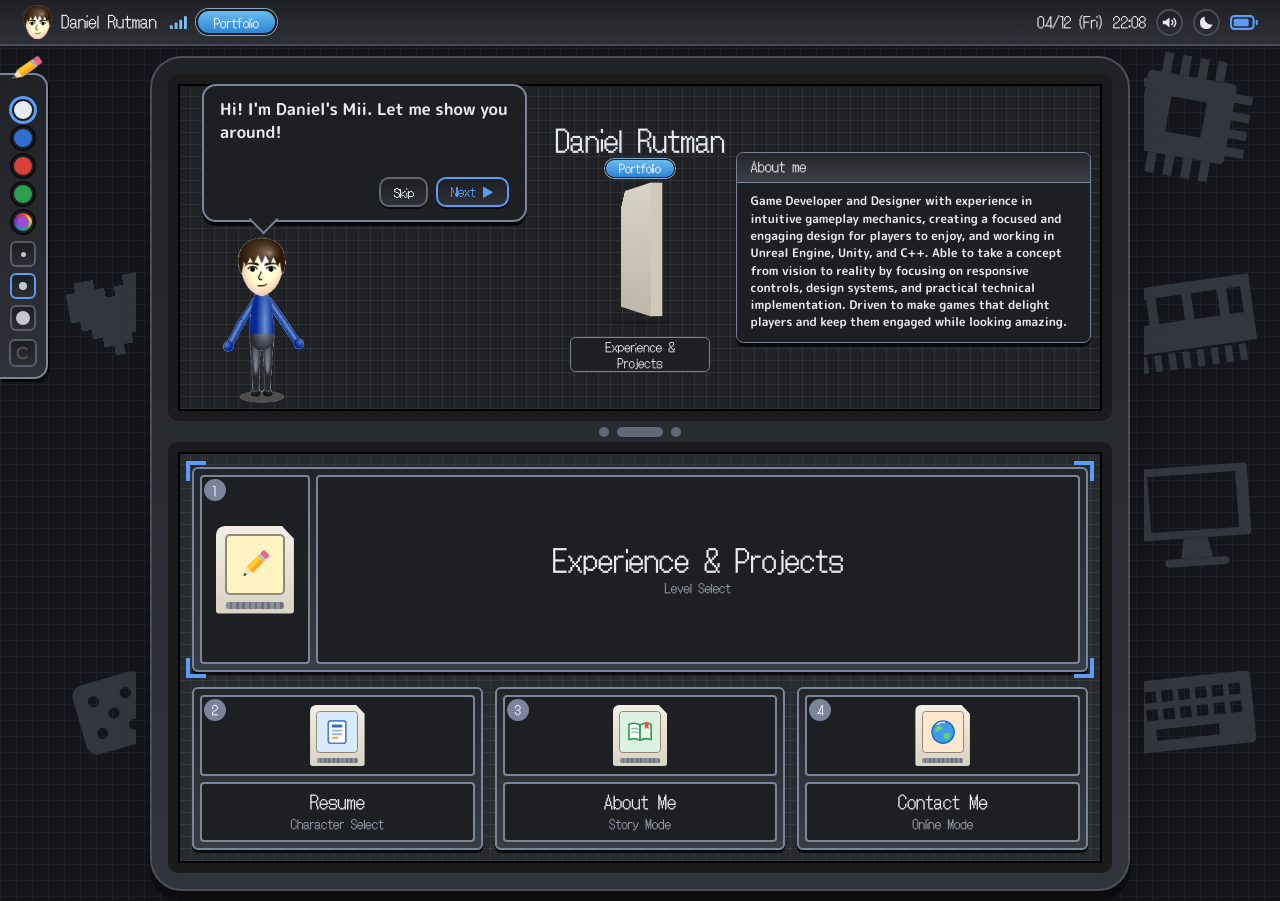
<file: index.html>
<!DOCTYPE html>
<html lang="en">
<head>
<meta charset="utf-8">
<meta name="viewport" content="width=device-width, initial-scale=1">
<title>Daniel Rutman</title>
<link rel="icon" type="image/png" href="/favicon.png">
<link rel="preconnect" href="https://fonts.googleapis.com">
<link rel="preconnect" href="https://fonts.gstatic.com" crossorigin>
<link href="https://fonts.googleapis.com/css2?family=DotGothic16&family=M+PLUS+Rounded+1c:wght@500;700;800&display=swap" rel="stylesheet">
<link rel="stylesheet" href="style.css">
<script src="script.js"></script>
</head>
<body data-page="home">
<main class="home">
  <div class="console">
    <!-- Top screen: the Mii guide -->
    <section class="screen top" aria-label="Top screen">
      <!-- Left: the Mii guide and his speech bubble -->
      <div class="scene">
        <div class="stage">
          <div class="mii" id="mii"><div class="walk"><img class="shadow" src="mii/mii-shadow.png" alt=""><div class="in">
            <div class="arm l"><img class="up" src="mii/mii-up-l.png" alt=""><img class="fore" src="mii/mii-fore-l.png" alt=""></div>
            <div class="arm r"><img class="up" src="mii/mii-up-r.png" alt=""><img class="fore" src="mii/mii-fore-r.png" alt=""></div>
            <img class="body" src="mii/mii-body.png" alt="Daniel's Mii">
          </div></div></div>
          <div class="bubble" id="bubble" role="status">
            <p id="say"></p>
            <div class="bctl"><button id="skip" type="button">Skip</button><button id="next" type="button">Next &#9654;</button></div>
          </div>
        </div>
      </div>
      <!-- Middle: the name and the spinning cartridge -->
      <div class="cartstage">
        <div class="nameplate"><h1>Daniel Rutman</h1><p>Portfolio</p></div>
        <div class="cartfloat" aria-hidden="true"><div class="cartflip" id="cartflip"><div class="cart3d">
          <div class="face front"><div class="art"><img id="cartimg" alt=""></div></div>
          <div class="face back"></div>
          <i class="edge et"></i><i class="edge ed"></i><i class="edge er"></i><i class="edge eb"></i><i class="edge el"></i>
        </div></div></div>
        <div class="cartshadow" aria-hidden="true"></div>
        <a class="cartcap" id="cartcap" href="#"></a>
      </div>
      <!-- Right: clock and calendar -->
      <div class="widgets" id="widgets"></div>
    </section>
    <div class="hinge"><i></i><i></i><i></i></div>
    <!-- Touch screen: the four games (built from the GAMES list at the top of script.js) -->
    <section class="screen bottom" aria-label="Touch screen"><nav class="tiles" id="tiles" aria-label="Pages"></nav></section>
  </div>
</main>
</body>
</html>
</file>
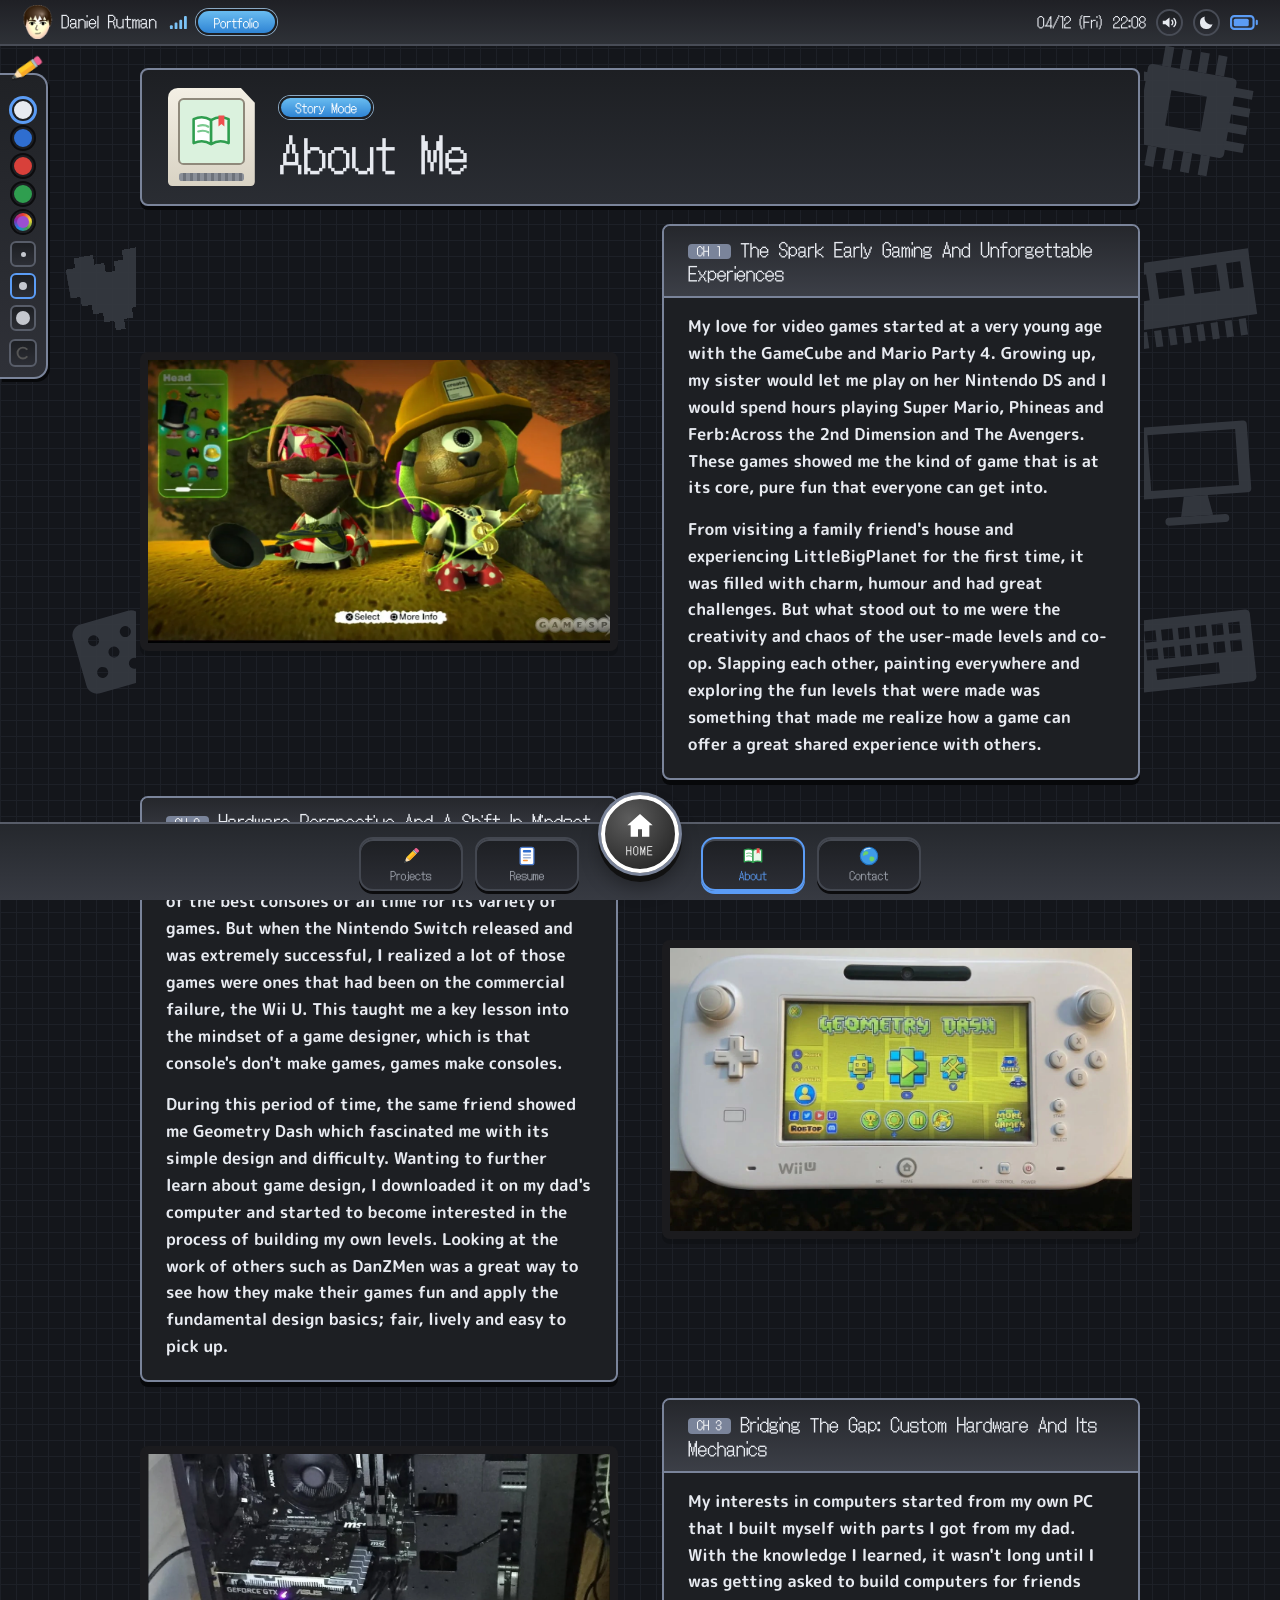
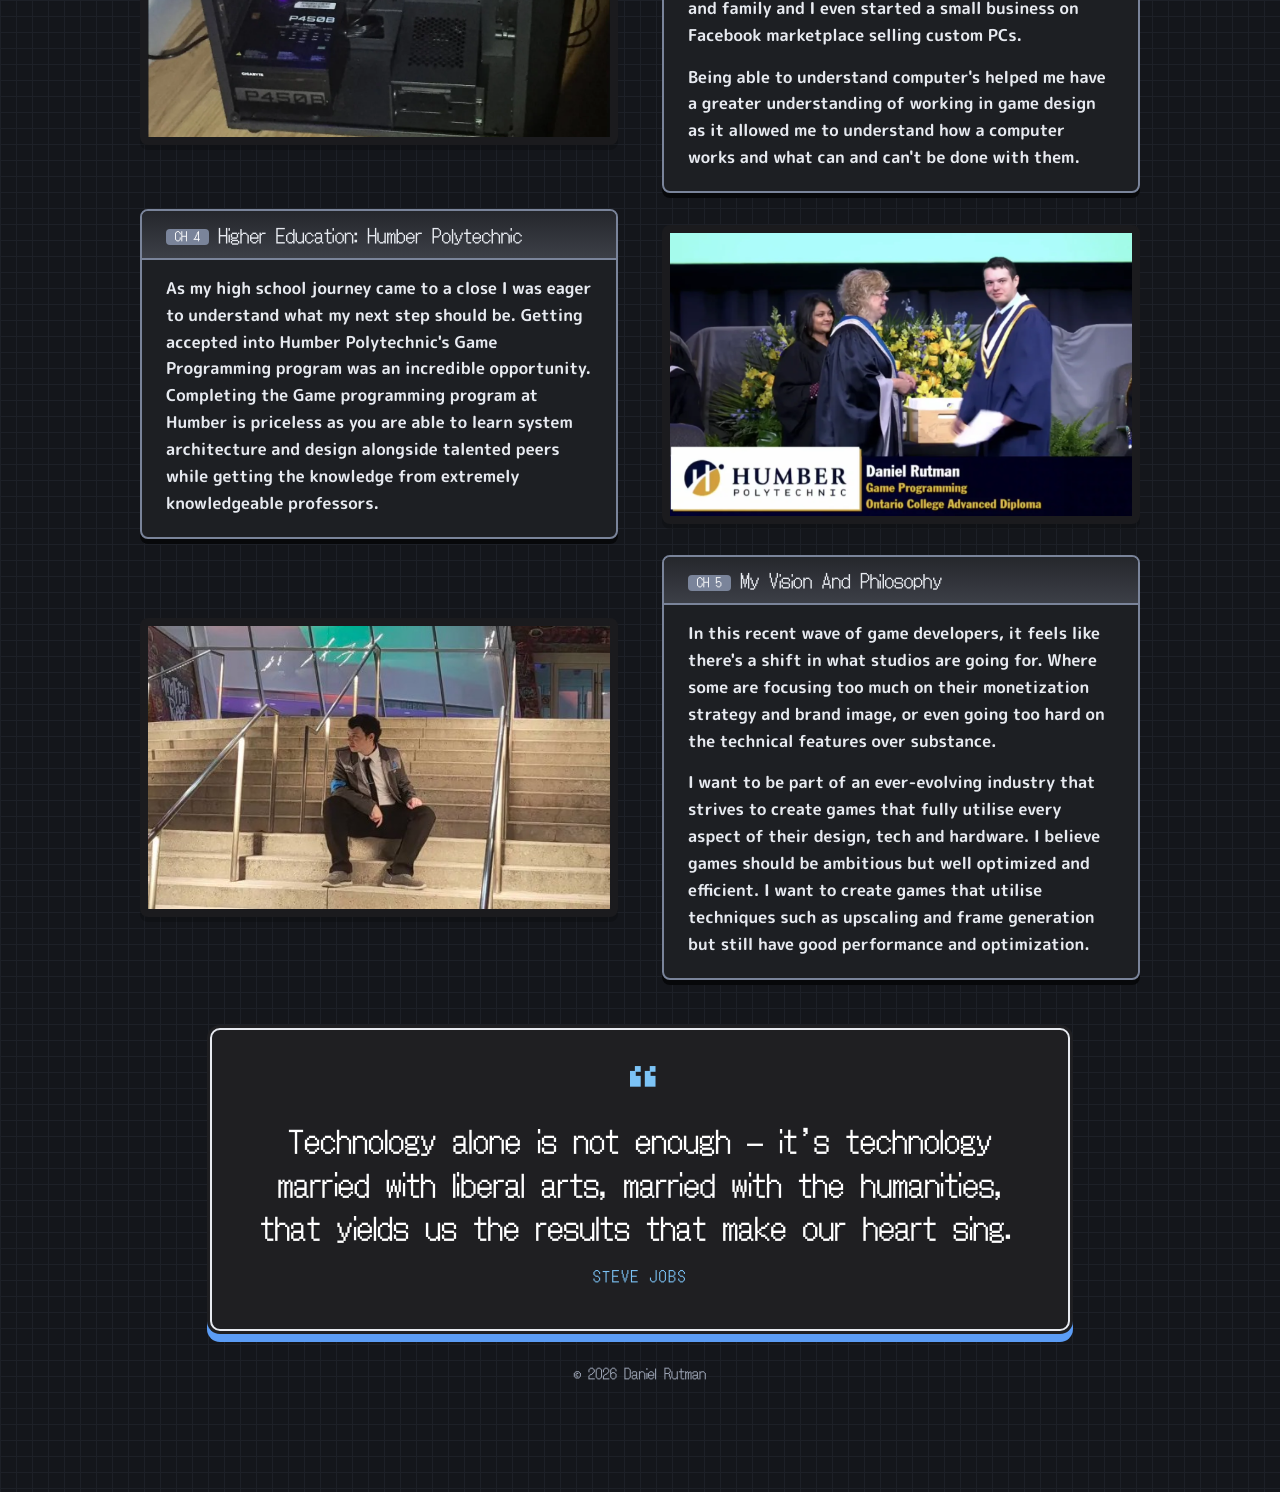
<file: about.html>
<!DOCTYPE html>
<html lang="en">
<head>
<meta charset="utf-8">
<meta name="viewport" content="width=device-width, initial-scale=1">
<title>About Me | Daniel Rutman</title>
<link rel="preconnect" href="https://fonts.googleapis.com">
<link rel="preconnect" href="https://fonts.gstatic.com" crossorigin>
<link href="https://fonts.googleapis.com/css2?family=DotGothic16&family=M+PLUS+Rounded+1c:wght@500;700;800&display=swap" rel="stylesheet">
<link rel="stylesheet" href="style.css">
<script src="script.js"></script>
</head>
<body data-page="about">
<main class="sub">
  <h1 class="page-title">About Me</h1>

  <!-- Each <section class="split"> is one row; picture and text swap sides automatically.
       Photos live in images/ (aboutP1 is the top row, aboutP5 the bottom). The picture frame is 4:3 and crops to fit;
       change object-position in a photo's style="" (e.g. "50% 30%") to move which part stays in view. -->
  <div class="rows">

    <section class="split">
      <figure class="pic"><img src="images/aboutP1.webp" width="1280" height="728" decoding="async" alt="LittleBigPlanet: two customised Sackboy characters in the costume editor" style="object-position:14% 50%"></figure>
      <div class="txt">
        <h2>The Spark Early Gaming And Unforgettable Experiences</h2>
        <p>My love for video games started at a very young age with the GameCube and Mario Party 4. Growing up, my sister would let me play on her Nintendo DS and I would spend hours playing Super Mario, Phineas and Ferb:Across the 2nd Dimension and The Avengers. These games showed me the kind of game that is at its core, pure fun that everyone can get into.</p>
        <p>From visiting a family friend's house and experiencing LittleBigPlanet for the first time, it was filled with charm, humour and had great challenges. But what stood out to me were the creativity and chaos of the user-made levels and co-op. Slapping each other, painting everywhere and exploring the fun levels that were made was something that made me realize how a game can offer a great shared experience with others.</p>
      </div>
    </section>

    <section class="split">
      <figure class="pic"><img src="images/aboutP2.webp" width="1080" height="810" loading="lazy" decoding="async" alt="A Wii U GamePad showing the Geometry Dash main menu" style="object-position:50% 50%"></figure>
      <div class="txt">
        <h2>Hardware Perspective And A Shift In Mindset</h2>
        <p>For Christmas, I got a Wii U which I considered one of the best consoles of all time for its variety of games. But when the Nintendo Switch released and was extremely successful, I realized a lot of those games were ones that had been on the commercial failure, the Wii U. This taught me a key lesson into the mindset of a game designer, which is that console's don't make games, games make consoles.</p>
        <p>During this period of time, the same friend showed me Geometry Dash which fascinated me with its simple design and difficulty. Wanting to further learn about game design, I downloaded it on my dad's computer and started to become interested in the process of building my own levels. Looking at the work of others such as DanZMen was a great way to see how they make their games fun and apply the fundamental design basics; fair, lively and easy to pick up.</p>
      </div>
    </section>

    <section class="split">
      <figure class="pic"><img src="images/aboutP3.webp" width="1224" height="1076" loading="lazy" decoding="async" alt="A custom-built gaming PC with the side panel off, showing the graphics card and power supply" style="object-position:50% 45%"></figure>
      <div class="txt">
        <h2>Bridging The Gap: Custom Hardware And Its Mechanics</h2>
        <p>My interests in computers started from my own PC that I built myself with parts I got from my dad. With the knowledge I learned, it wasn't long until I was getting asked to build computers for friends and family and I even started a small business on Facebook marketplace selling custom PCs.</p>
        <p>Being able to understand computer's helped me have a greater understanding of working in game design as it allowed me to understand how a computer works and what can and can't be done with them.</p>
      </div>
    </section>

    <section class="split">
      <figure class="pic"><img src="images/aboutP4.webp" width="1400" height="789" loading="lazy" decoding="async" alt="Daniel Rutman receiving his Game Programming advanced diploma on stage at Humber Polytechnic" style="object-position:12% 50%"></figure>
      <div class="txt">
        <h2>Higher Education: Humber Polytechnic</h2>
        <p>As my high school journey came to a close I was eager to understand what my next step should be. Getting accepted into Humber Polytechnic's Game Programming program was an incredible opportunity. Completing the Game programming program at Humber is priceless as you are able to learn system architecture and design alongside talented peers while getting the knowledge from extremely knowledgeable professors.</p>
      </div>
    </section>

    <section class="split">
      <figure class="pic"><img src="images/aboutP5.jpg" width="843" height="1124" loading="lazy" decoding="async" alt="Lining up a shot at a pool table" style="object-position:50% 42%"></figure>
      <div class="txt">
        <h2>My Vision And Philosophy</h2>
        <p>In this recent wave of game developers, it feels like there's a shift in what studios are going for. Where some are focusing too much on their monetization strategy and brand image, or even going too hard on the technical features over substance.</p>
        <p>I want to be part of an ever-evolving industry that strives to create games that fully utilise every aspect of their design, tech and hardware. I believe games should be ambitious but well optimized and efficient. I want to create games that utilise techniques such as upscaling and frame generation but still have good performance and optimization.</p>
      </div>
    </section>

  </div>

  <!-- EDIT: put your quote and who said it here -->
  <blockquote class="quote">
    <p>Technology alone is not enough — it’s technology married with liberal arts, married with the humanities, that yields us the results that make our heart sing.</p>
    <cite>Steve Jobs</cite>
  </blockquote>
</main>
</body>
</html>
</file>
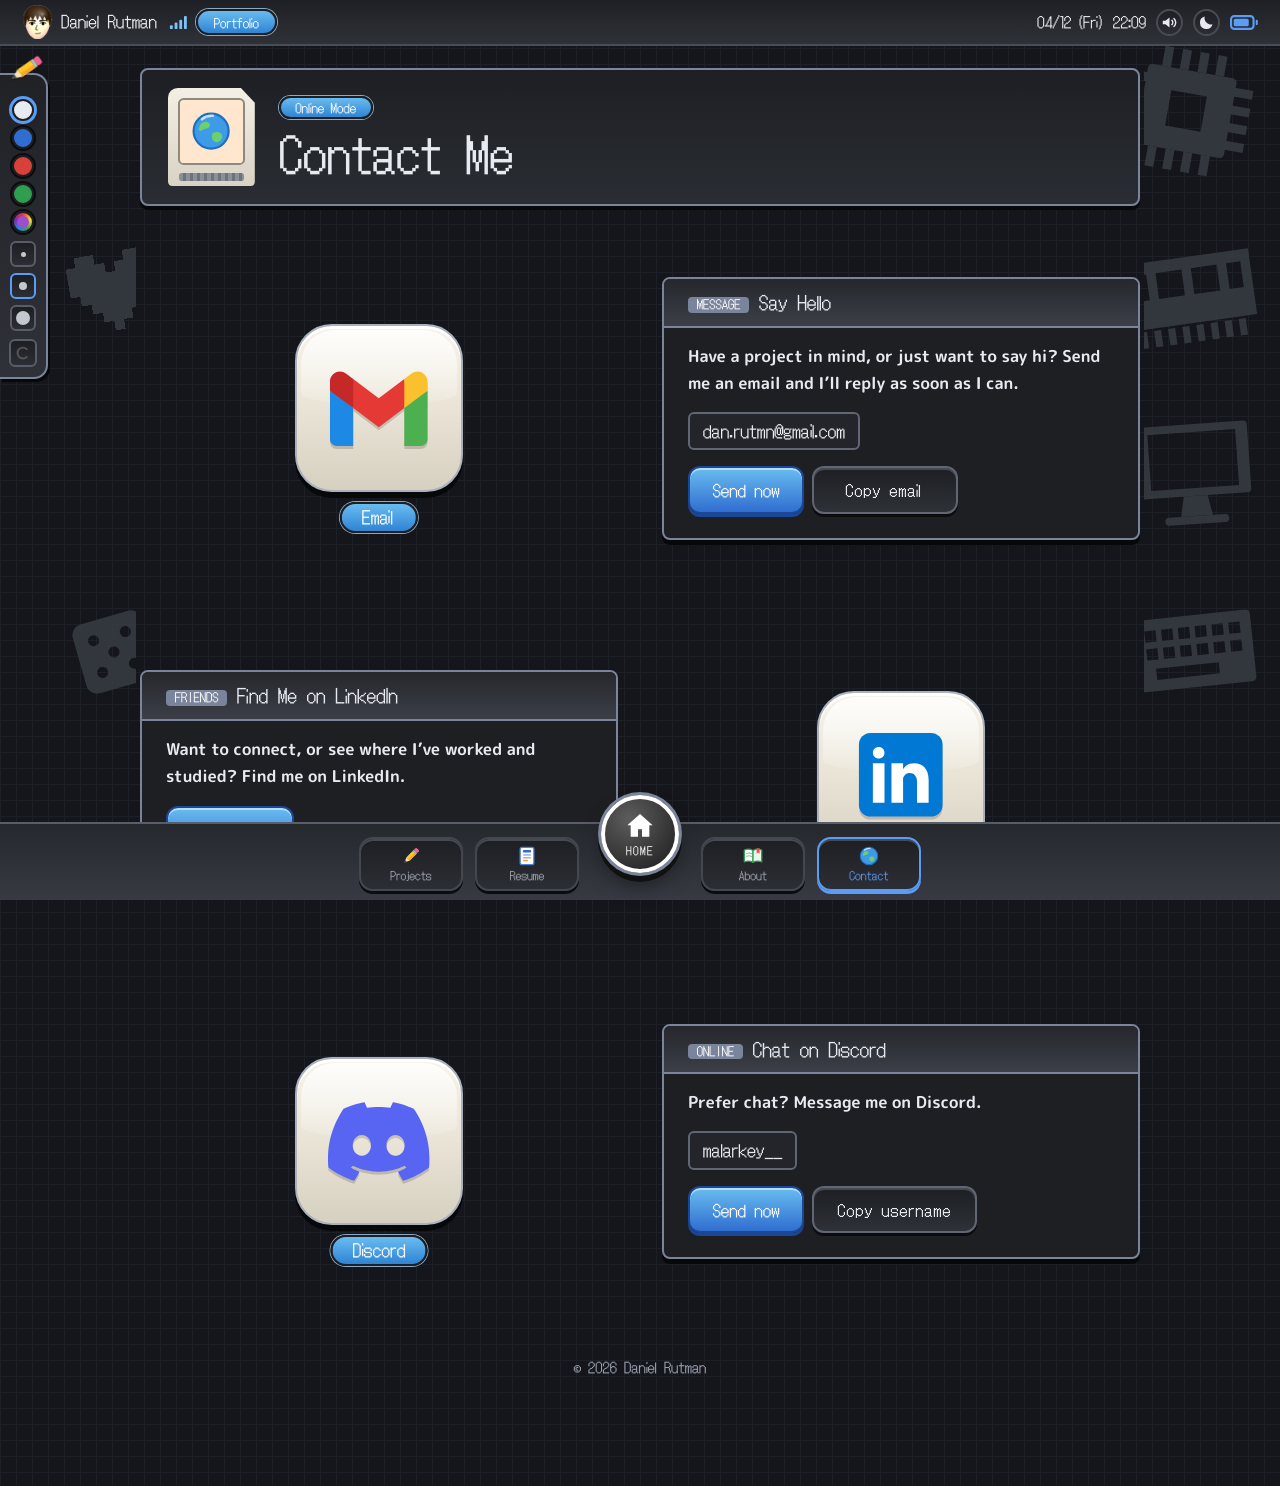
<file: contact.html>
<!DOCTYPE html>
<html lang="en">
<head>
<meta charset="utf-8">
<meta name="viewport" content="width=device-width, initial-scale=1">
<title>Contact Me | Daniel Rutman</title>
<link rel="preconnect" href="https://fonts.googleapis.com">
<link rel="preconnect" href="https://fonts.gstatic.com" crossorigin>
<link href="https://fonts.googleapis.com/css2?family=DotGothic16&family=M+PLUS+Rounded+1c:wght@500;700;800&display=swap" rel="stylesheet">
<link rel="stylesheet" href="style.css">
<script src="script.js"></script>
</head>
<body data-page="contact">
<main class="sub">
  <h1 class="page-title">Contact Me</h1>

  <!-- Each section has a DSi-style icon (click it, or use the buttons). Buttons with data-copy copy that text to the clipboard. -->
  <div class="rows">

    <section class="split">
      <figure class="pic dsipic">
        <a class="dsi" href="https://mail.google.com/mail/?view=cm&amp;fs=1&amp;to=dan.rutmn@gmail.com" target="_blank" rel="noopener" aria-label="Email Daniel (opens Gmail)">
          <span class="dsi-tile"><svg viewBox="0 0 48 48" aria-hidden="true" focusable="false"><path fill="#4caf50" d="M45 16.2l-5 2.75-5 4.75V40h7c1.657 0 3-1.343 3-3V16.2z"/><path fill="#1e88e5" d="M3 16.2l3.614 1.71L13 23.7V40H6c-1.657 0-3-1.343-3-3V16.2z"/><polygon fill="#e53935" points="35,11.2 24,19.45 13,11.2 12,17 13,23.7 24,31.95 35,23.7 36,17"/><path fill="#c62828" d="M3 12.298V16.2l10 7.5V11.2L9.876 8.859C9.132 8.301 8.228 8 7.298 8 4.924 8 3 9.924 3 12.298z"/><path fill="#fbc02d" d="M45 12.298V16.2l-10 7.5V11.2l3.124-2.341C38.868 8.301 39.772 8 40.702 8 43.076 8 45 9.924 45 12.298z"/></svg></span>
          <span class="dsi-name">Email</span>
        </a>
      </figure>
      <div class="txt">
        <h2>Say Hello</h2>
        <p>Have a project in mind, or just want to say hi? Send me an email and I&rsquo;ll reply as soon as I can.</p>
        <p class="handle">dan.rutmn@gmail.com</p>
        <div class="btns">
          <a class="pill" href="https://mail.google.com/mail/?view=cm&amp;fs=1&amp;to=dan.rutmn@gmail.com" target="_blank" rel="noopener">Send now</a>
          <button type="button" class="pill outline" data-copy="dan.rutmn@gmail.com" data-w="Copy failed"><span>Copy email</span></button>
        </div>
      </div>
    </section>

    <section class="split">
      <figure class="pic dsipic">
        <a class="dsi" href="https://www.linkedin.com/in/danielrutman111" target="_blank" rel="noopener" aria-label="Open Daniel's LinkedIn profile">
          <span class="dsi-tile"><svg viewBox="0 0 48 48" aria-hidden="true" focusable="false"><path fill="#0078d4" d="M42 37a5 5 0 0 1-5 5H11a5 5 0 0 1-5-5V11a5 5 0 0 1 5-5h26a5 5 0 0 1 5 5v26z"/><path fill="#fff" d="M12 19h5v17h-5zM14.485 17h-.028C12.965 17 12 15.888 12 14.499 12 13.08 12.995 12 14.514 12c1.521 0 2.458 1.08 2.486 2.499C17 15.887 16.035 17 14.485 17zM36 36h-5v-9.099c0-2.198-1.225-3.698-3.192-3.698-1.501 0-2.313 1.012-2.707 1.99-.144.35-.101 1.318-.101 1.807v9H20V19h5v2.616C25.721 20.5 26.85 19 29.738 19c3.578 0 6.261 2.25 6.261 7.274L36 36z"/></svg></span>
          <span class="dsi-name">LinkedIn</span>
        </a>
      </figure>
      <div class="txt">
        <h2>Find Me on LinkedIn</h2>
        <p>Want to connect, or see where I&rsquo;ve worked and studied? Find me on LinkedIn.</p>
        <div class="btns">
          <a class="pill" href="https://www.linkedin.com/in/danielrutman111" target="_blank" rel="noopener">View profile</a>
        </div>
      </div>
    </section>

    <section class="split">
      <figure class="pic dsipic">
        <a class="dsi" href="https://discord.com/users/339566317164167168" target="_blank" rel="noopener" aria-label="Open Daniel's Discord profile">
          <span class="dsi-tile"><svg viewBox="-40 -40 880 880" aria-hidden="true" focusable="false"><path fill="#5865f2" fill-rule="evenodd" d="M595.0,707.4L594.0,707.6L593.0,707.0L581.7,691.0L572.7,677.0L559.9,655.0L550.5,637.0L552.0,635.7L568.0,629.3L586.0,621.1L603.0,612.3L617.0,604.2L618.3,603.0L602.0,590.3L600.0,590.8L576.0,601.4L553.0,610.1L528.0,618.1L504.0,624.4L479.0,629.4L460.0,632.3L429.0,635.3L412.0,636.0L387.0,636.0L372.0,635.4L358.0,634.3L332.0,631.2L300.0,625.3L272.0,618.3L247.0,610.4L228.0,603.3L199.0,590.7L197.0,590.3L180.7,603.0L182.0,604.3L196.0,612.4L208.0,618.4L231.0,629.3L247.0,635.7L248.4,637.0L238.4,656.0L227.4,675.0L216.4,692.0L207.3,705.0L205.0,707.6L174.0,697.3L146.0,686.3L119.0,674.4L97.0,663.3L80.0,654.4L53.0,638.4L27.0,621.4L3.1,604.0L0.7,576.0L-0.4,551.0L-0.4,510.0L0.8,485.0L3.7,453.0L7.7,424.0L14.6,387.0L20.6,362.0L27.7,337.0L38.8,303.0L49.6,275.0L62.7,245.0L77.0,216.0L92.7,187.0L112.7,154.0L119.8,143.0L122.0,140.4L141.0,131.7L160.0,123.8L182.0,115.6L200.0,109.7L223.0,102.8L243.0,97.6L264.0,92.7L286.0,88.6L287.0,89.1L292.4,99.0L301.3,117.0L307.8,132.0L309.0,132.4L329.0,129.6L349.0,127.6L377.0,126.0L398.0,125.5L420.0,125.9L449.0,127.6L470.0,129.7L490.0,132.4L491.2,132.0L497.6,117.0L509.6,93.0L511.8,89.0L513.0,88.6L535.0,92.7L552.0,96.7L575.0,102.6L596.0,108.7L617.0,115.8L641.0,124.8L658.0,131.6L676.0,139.9L677.5,141.0L691.2,162.0L707.3,189.0L722.4,217.0L739.4,252.0L749.3,275.0L759.3,301.0L768.4,328.0L778.3,363.0L786.3,398.0L791.2,426.0L795.3,457.0L797.3,479.0L799.2,519.0L799.4,547.0L798.3,575.0L796.3,603.0L795.9,604.0L794.7,605.0L785.0,612.2L757.0,631.3L733.0,646.3L706.0,661.2L682.0,673.3L648.0,688.3L619.0,699.3ZM275.6,510.0L280.0,509.3L290.0,506.3L300.0,501.4L310.0,494.3L317.4,487.0L321.3,482.0L328.4,471.0L334.3,457.0L337.2,445.0L338.3,437.0L338.3,424.0L337.4,414.0L336.2,408.0L332.3,395.0L328.1,386.0L325.3,381.0L320.2,374.0L316.0,369.2L307.0,360.9L301.0,356.8L293.0,352.6L285.0,349.6L277.0,347.9L270.0,347.0L263.0,347.0L257.0,347.7L248.0,349.6L236.0,354.5L225.0,361.8L218.3,368.0L213.8,373.0L208.6,380.0L205.6,385.0L201.7,393.0L198.7,401.0L196.6,409.0L194.8,420.0L194.7,434.0L195.6,443.0L197.7,453.0L202.8,467.0L207.7,476.0L211.7,482.0L216.8,488.0L221.0,492.2L227.0,497.3L233.0,501.5L241.0,505.4L248.0,508.1L252.0,509.3L259.0,510.5L267.0,510.6ZM542.0,510.0L547.0,509.3L556.0,506.2L568.0,500.3L578.0,492.3L582.3,488.0L587.3,482.0L591.3,476.0L595.2,469.0L600.3,456.0L603.3,443.0L604.3,433.0L604.3,426.0L603.3,415.0L602.2,409.0L600.2,401.0L597.3,393.0L590.4,380.0L583.0,370.4L575.0,362.6L571.0,359.6L565.0,355.7L559.0,352.7L551.0,349.7L543.0,347.9L536.0,347.0L529.0,347.0L522.0,347.8L514.0,349.5L508.0,351.7L501.0,355.0L489.4,363.0L484.0,368.0L478.8,374.0L473.8,381.0L469.8,388.0L466.7,395.0L463.6,404.0L461.7,412.0L460.6,420.0L460.7,437.0L461.7,445.0L463.6,453.0L465.7,460.0L468.6,467.0L472.8,475.0L476.8,481.0L482.6,488.0L489.0,494.3L494.0,498.3L500.0,502.2L514.0,508.2L518.0,509.4L525.0,510.5L536.0,510.7Z"/></svg></span>
          <span class="dsi-name">Discord</span>
        </a>
      </figure>
      <div class="txt">
        <h2>Chat on Discord</h2>
        <p>Prefer chat? Message me on Discord.</p>
        <p class="handle">malarkey__</p>
        <div class="btns">
          <a class="pill" href="https://discord.com/users/339566317164167168" target="_blank" rel="noopener">Send now</a>
          <button type="button" class="pill outline" data-copy="malarkey__" data-w="Copy username"><span>Copy username</span></button>
        </div>
      </div>
    </section>

  </div>
</main>
</body>
</html>
</file>
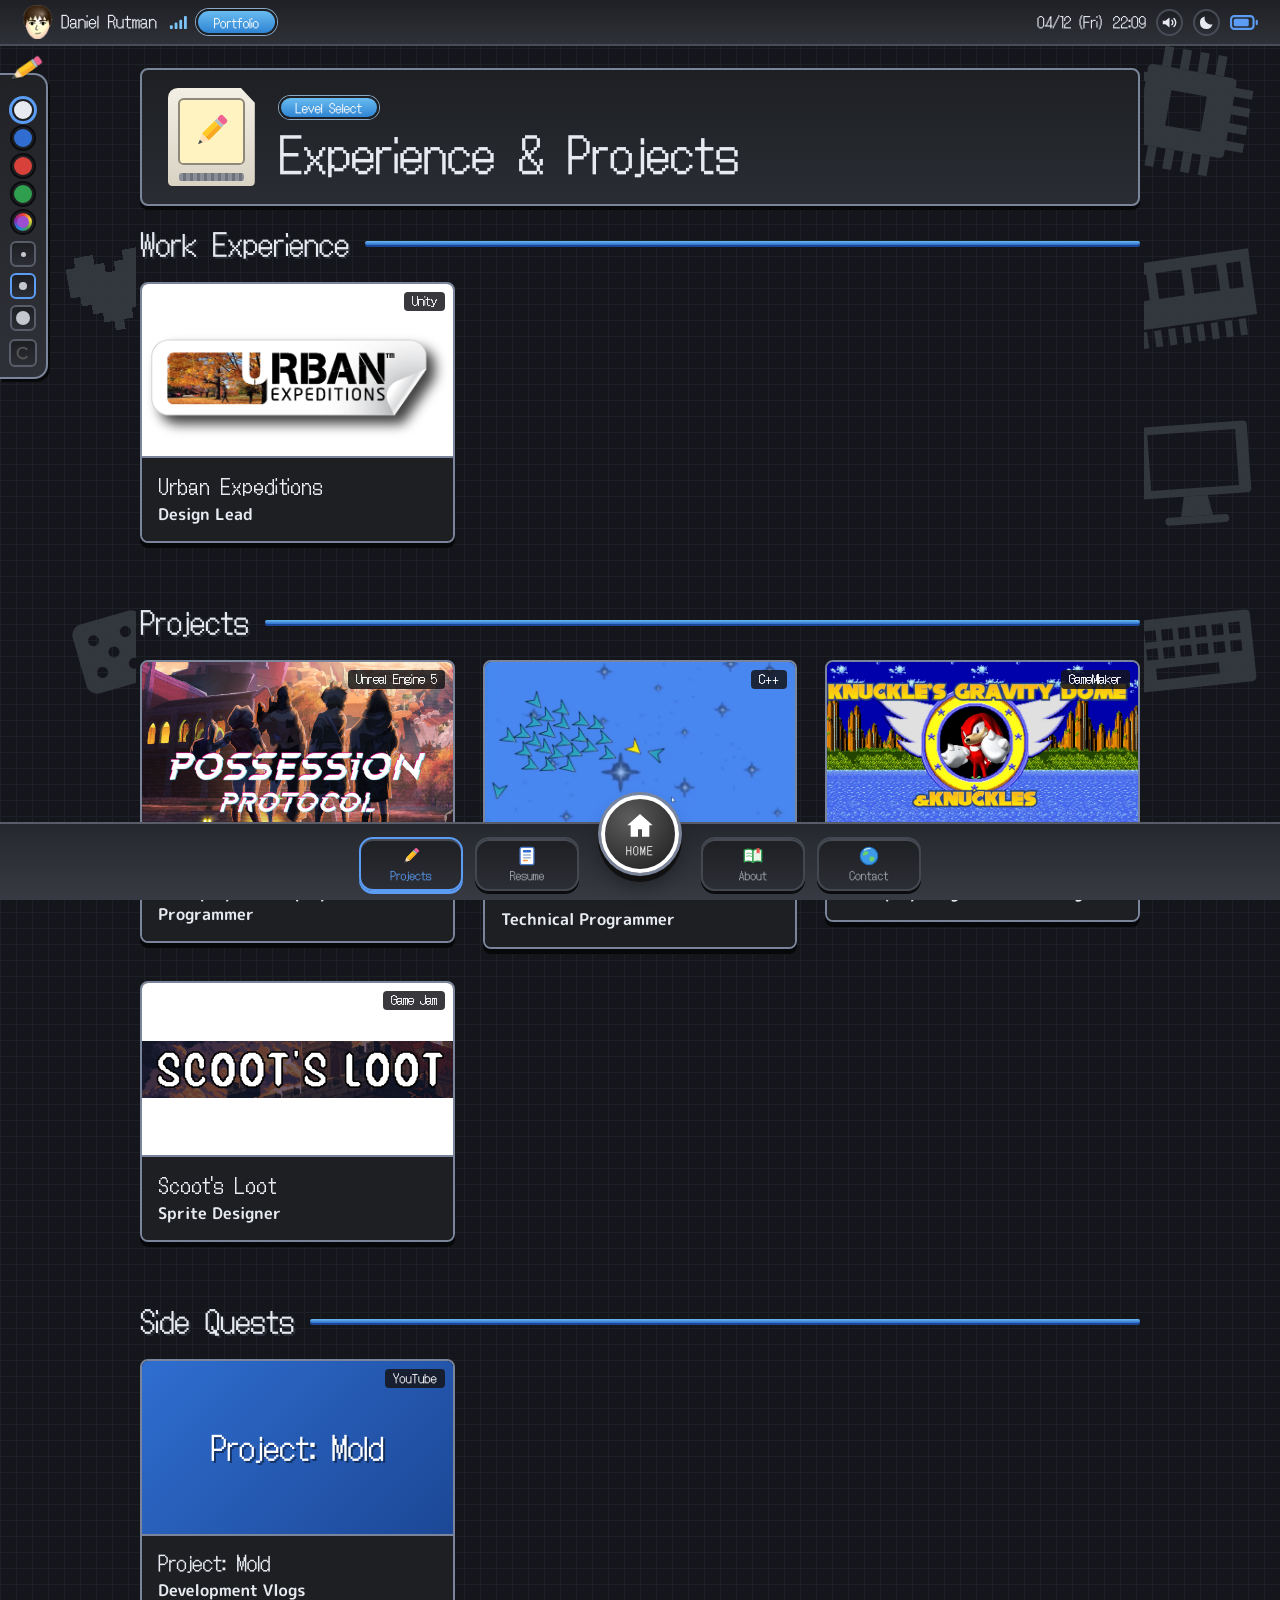
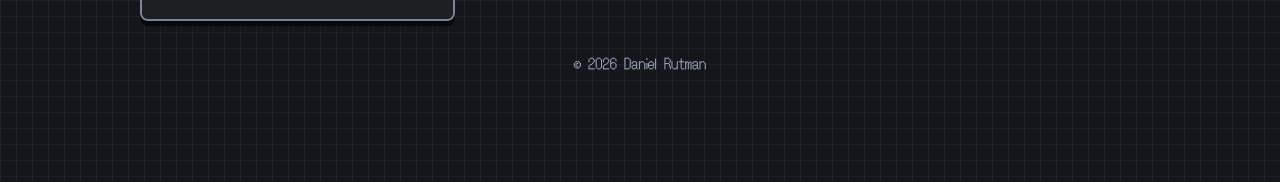
<file: experience.html>
<!DOCTYPE html>
<html lang="en">
<head>
<meta charset="utf-8">
<meta name="viewport" content="width=device-width, initial-scale=1">
<title>Experience &amp; Projects | Daniel Rutman</title>
<link rel="preconnect" href="https://fonts.googleapis.com">
<link rel="preconnect" href="https://fonts.gstatic.com" crossorigin>
<link href="https://fonts.googleapis.com/css2?family=DotGothic16&family=M+PLUS+Rounded+1c:wght@500;700;800&display=swap" rel="stylesheet">
<link rel="stylesheet" href="style.css">
<script src="script.js"></script>
</head>
<body data-page="experience">
<main class="sub">
  <h1 class="page-title">Experience &amp; Projects</h1>

  <!-- Three sections, one below the other. Every card in the grids is built from script.js: the EXPERIENCE list fills "Work Experience", the
       PROJECTS list fills "Projects" and the PERSONAL list fills "Side Quests" (link cards that open in a new tab; rename the heading here). Hover a card (or long press it on a phone) for a preview if it has one, click it for the full viewer.
       To add a job or a project, copy its { ... } block in script.js; nothing to change in this file. -->
  <section class="vsec" aria-labelledby="exp-h">
    <h2 class="vsec-h" id="exp-h"><span>Work Experience</span></h2>
    <div class="vgrid" id="experience" aria-label="Work experience"></div>
  </section>

  <section class="vsec" aria-labelledby="proj-h">
    <h2 class="vsec-h" id="proj-h"><span>Projects</span></h2>
    <div class="vgrid" id="projects" aria-label="Projects"></div>
  </section>

  <section class="vsec" aria-labelledby="pers-h">
    <h2 class="vsec-h" id="pers-h"><span>Side Quests</span></h2>
    <div class="vgrid" id="personal" aria-label="Side quests"></div>
  </section>
</main>
</body>
</html>
</file>
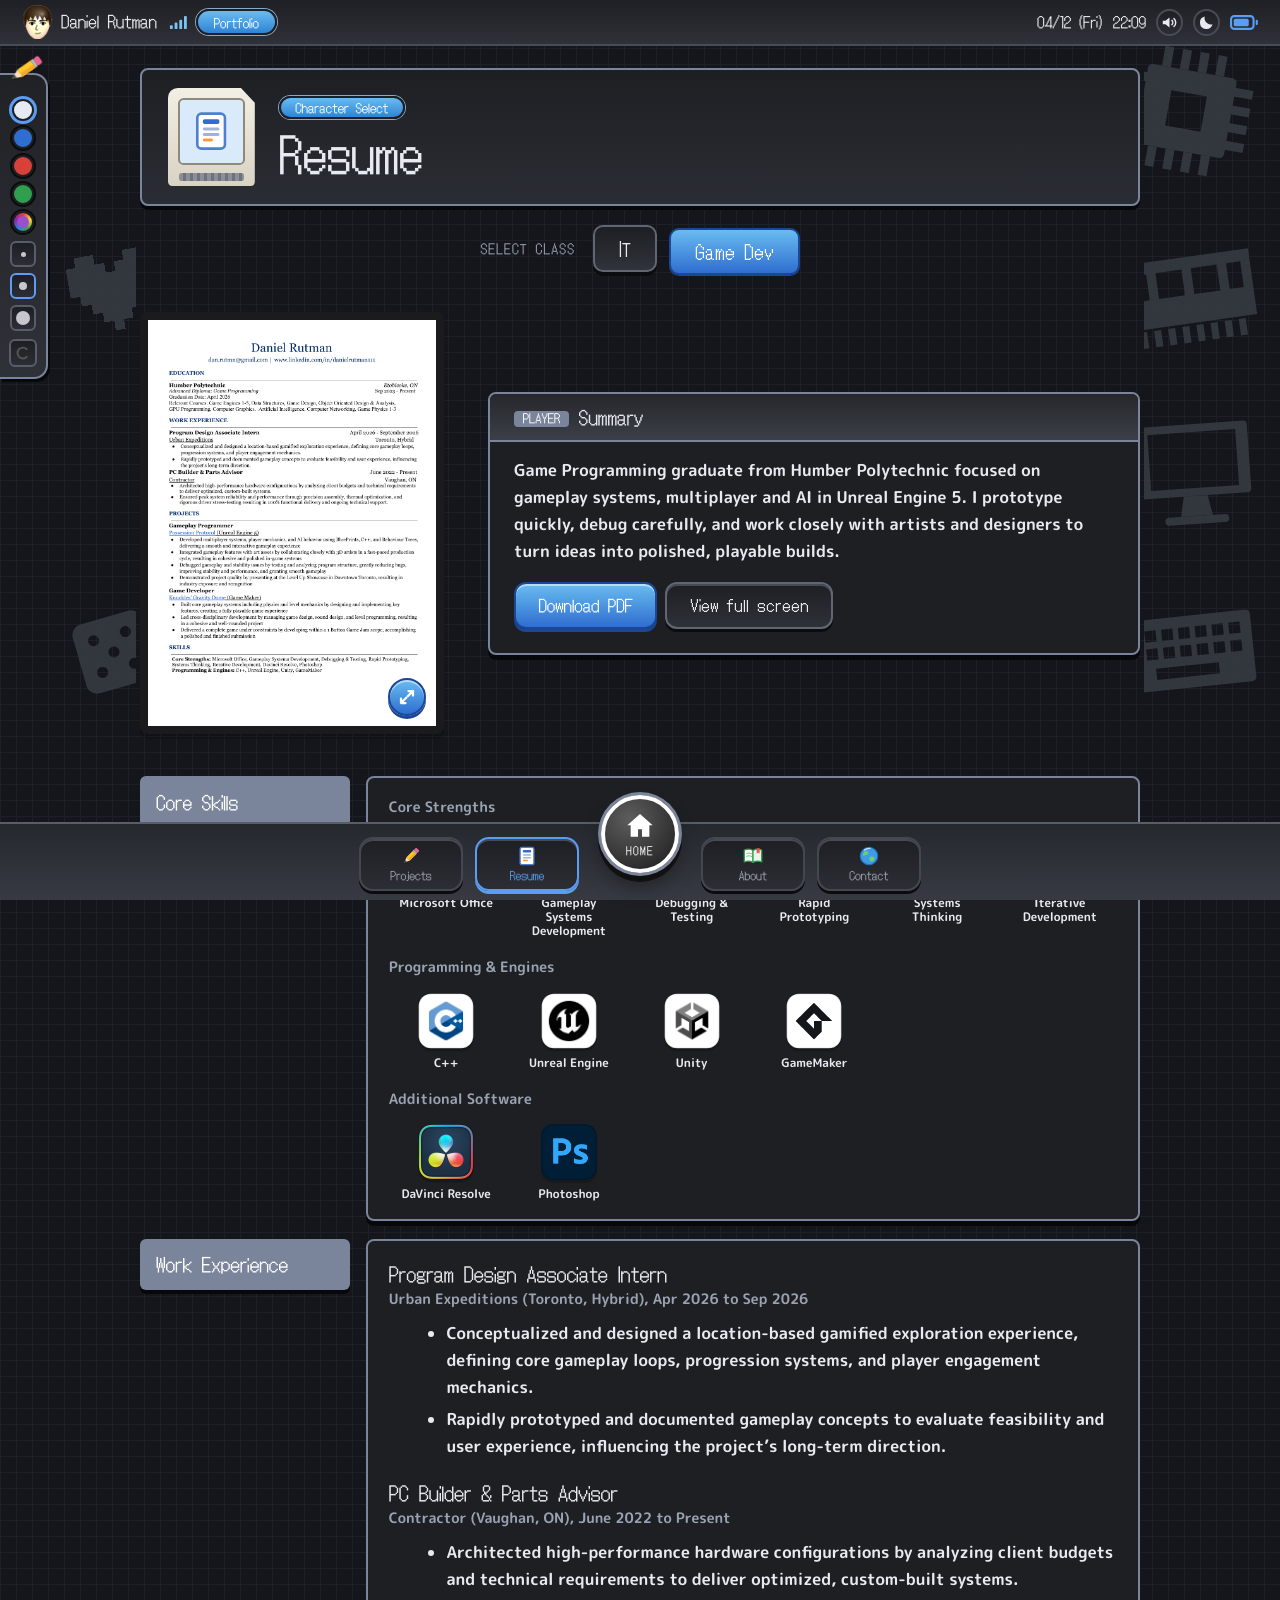
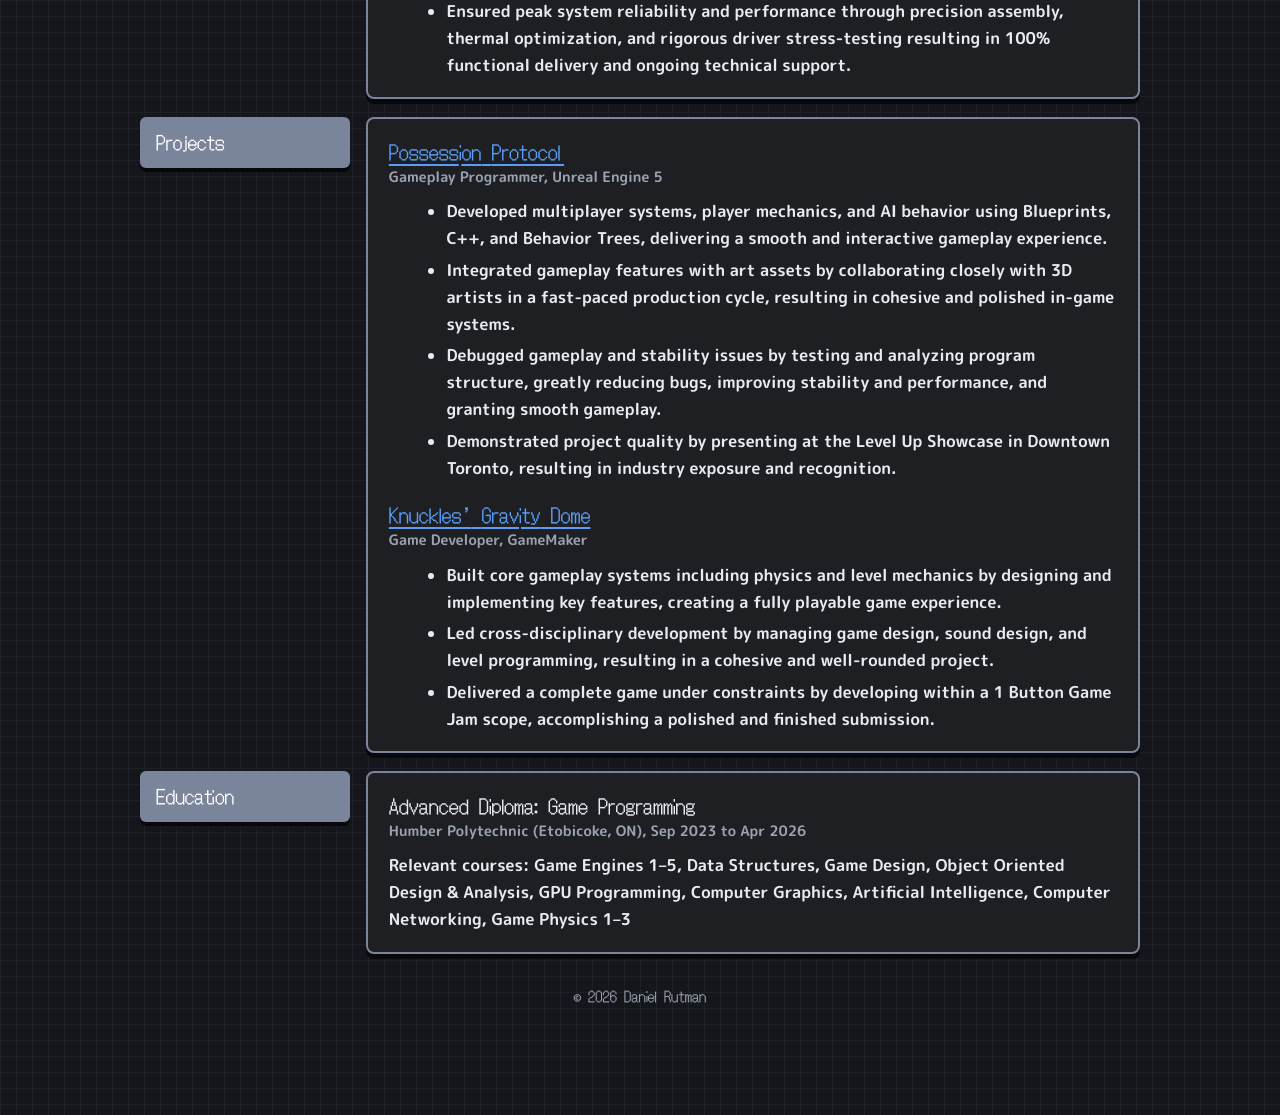
<file: resume.html>
<!DOCTYPE html>
<html lang="en">
<head>
<meta charset="utf-8">
<meta name="viewport" content="width=device-width, initial-scale=1">
<title>Resume | Daniel Rutman</title>
<link rel="preconnect" href="https://fonts.googleapis.com">
<link rel="preconnect" href="https://fonts.gstatic.com" crossorigin>
<link href="https://fonts.googleapis.com/css2?family=DotGothic16&family=M+PLUS+Rounded+1c:wght@500;700;800&display=swap" rel="stylesheet">
<link rel="stylesheet" href="style.css">
<script src="script.js"></script>
</head>
<body data-page="resume">
<main class="sub">
  <h1 class="page-title">Resume</h1>

  <!-- The toggle switches between two versions of your resume. -->
  <div class="seg" role="tablist" aria-label="Resume perspective" data-active="game">
    <button role="tab" data-view="it" aria-selected="false">IT</button>
    <button role="tab" data-view="game" aria-selected="true">Game Dev</button>
  </div>

  <!-- Each version has a preview picture and a PDF to download, both in the resume/ folder.
       To update a version: replace its PDF, then replace its preview picture with page 1 of the new PDF as an image. -->

  <!-- ================= IT VERSION ================= -->
  <!-- Skills: each tile is a picture from the resume/skills/ folder + a short label. To use an official logo, save it over the file with the same name (e.g. resume/skills/unity.svg). -->
  <div class="rows rpanel" data-view="it" hidden>
    <section class="split rsplit">
      <figure class="pic rpic">
        <button type="button" class="rprev" data-title="IT resume" aria-label="View the IT resume full screen">
          <img src="resume/resume-it.webp" width="1822" height="2573" loading="lazy" decoding="async" alt="Preview of Daniel Rutman's IT resume">
          <span class="rexp" aria-hidden="true"><svg viewBox="0 0 24 24" fill="none" stroke="currentColor" stroke-width="3" stroke-linecap="round" stroke-linejoin="round"><path d="M14 4h6v6M10 20H4v-6M20 4l-7 7M4 20l7-7"/></svg></span>
        </button>
      </figure>
      <div class="txt">
        <h2>Summary</h2>
        <p>Game Programming graduate from Humber Polytechnic with hands-on experience in networking, security systems and custom PC builds. I have deployed an IP camera and access control network for a childcare center, and I have built and supported client systems since 2022. I like tracing a problem to its root cause and leaving the system more reliable than I found it.</p>
        <div class="btns">
          <a class="pill" href="resume/Daniel_Rutman_Resume_IT.pdf" download>Download PDF</a>
          <button type="button" class="pill outline" data-open>View full screen</button>
        </div>
      </div>
    </section>

    <section class="rblock">
      <h2>Core Skills</h2>
      <div>
        <div class="sgroup"><p class="meta">Systems &amp; Infrastructure</p><ul class="skills"><li class="skill"><img src="resume/skills/hardware.svg" width="56" height="56" loading="lazy" decoding="async" alt=""><span>Hardware Architecture &amp; Assembly</span></li><li class="skill"><img src="resume/skills/camera.svg" width="56" height="56" loading="lazy" decoding="async" alt=""><span>IP Camera Surveillance Networks</span></li><li class="skill"><img src="resume/skills/fob.svg" width="56" height="56" loading="lazy" decoding="async" alt=""><span>Access Control Systems (Fob Entry)</span></li><li class="skill"><img src="resume/skills/network.svg" width="56" height="56" loading="lazy" decoding="async" alt=""><span>Network Diagnostics</span></li></ul></div>
        <div class="sgroup"><p class="meta">Programming &amp; Logic</p><ul class="skills"><li class="skill"><img src="resume/skills/cpp.svg" width="56" height="56" loading="lazy" decoding="async" alt=""><span>C++</span></li><li class="skill"><img src="resume/skills/ooad.svg" width="56" height="56" loading="lazy" decoding="async" alt=""><span>Object-Oriented Analysis &amp; Design</span></li><li class="skill"><img src="resume/skills/datastruct.svg" width="56" height="56" loading="lazy" decoding="async" alt=""><span>Data Structures</span></li><li class="skill"><img src="resume/skills/behaviortree.svg" width="56" height="56" loading="lazy" decoding="async" alt=""><span>Behavior Tree Logic</span></li><li class="skill"><img src="resume/skills/blueprint.svg" width="56" height="56" loading="lazy" decoding="async" alt=""><span>Blueprint Visual Scripting</span></li></ul></div>
        <div class="sgroup"><p class="meta">Core Strengths</p><ul class="skills"><li class="skill"><img src="resume/skills/troubleshoot.svg" width="56" height="56" loading="lazy" decoding="async" alt=""><span>Technical Troubleshooting &amp; Root Cause Analysis</span></li><li class="skill"><img src="resume/skills/systems.svg" width="56" height="56" loading="lazy" decoding="async" alt=""><span>Systems Thinking</span></li><li class="skill"><img src="resume/skills/profiling.svg" width="56" height="56" loading="lazy" decoding="async" alt=""><span>Performance Profiling</span></li><li class="skill"><img src="resume/skills/prototyping.svg" width="56" height="56" loading="lazy" decoding="async" alt=""><span>Rapid Prototyping</span></li></ul></div>
        <div class="sgroup"><p class="meta">Additional Software</p><ul class="skills"><li class="skill"><img src="resume/skills/davinci.svg" width="56" height="56" loading="lazy" decoding="async" alt=""><span>DaVinci Resolve</span></li><li class="skill"><img src="resume/skills/photoshop.svg" width="56" height="56" loading="lazy" decoding="async" alt=""><span>Photoshop</span></li></ul></div>
      </div>
    </section>

    <section class="rblock">
      <h2>Work Experience</h2>
      <div>
        <div class="entry">
          <h3>Security Systems Technician Intern</h3>
          <p class="meta">Team Childcare Center (Richmond Hill, ON), May 2025 to Sep 2025</p>
          <ul>
            <li>Engineered a facility-wide surveillance network by deploying high-definition IP cameras and centralized recording hardware to provide 24/7 site monitoring and safety oversight.</li>
            <li>Implemented a secure access control system utilizing encrypted fob readers and magnetic locks which restricted unauthorized entry and digitized staff attendance logs.</li>
            <li>Provisioned network infrastructure for security hardware by configuring dedicated subnets and routing to ensure high-bandwidth video streaming without impacting administrative operations.</li>
            <li>Validated system integrity through comprehensive failover testing and power-redundancy checks resulting in a 100% reliable security environment for children and staff.</li>
          </ul>
        </div>
        <div class="entry">
          <h3>PC Builder &amp; Parts Advisor</h3>
          <p class="meta">Contractor (Vaughan, ON), June 2022 to Present</p>
          <ul>
            <li>Architected high-performance hardware configurations by analyzing client budgets and technical requirements to deliver optimized, custom-built systems.</li>
            <li>Executed precision hardware assembly utilizing advanced cable management and thermal optimization techniques to maximize system longevity and peak performance.</li>
            <li>Managed full-cycle system deployment by installing operating systems and critical drivers to guarantee 100% functional delivery.</li>
            <li>Resolved complex hardware and software failures via systematic technical troubleshooting resulting in minimized client downtime and improved system reliability.</li>
          </ul>
        </div>
      </div>
    </section>

    <section class="rblock">
      <h2>Technical Projects</h2>
      <div class="entry">
        <h3><a href="https://marwan-e.itch.io/possession-protocol" target="_blank" rel="noopener">Possession Protocol</a></h3>
        <p class="meta">Unreal Engine 5</p>
        <ul>
          <li>Engineered complex real-time synchronization logic utilizing Unreal C++ and Blueprint scripting to manage high-frequency data flow and state consistency in a local multiplayer environment.</li>
          <li>Architected automated agent behaviors by designing and implementing custom Behavior Trees which optimized CPU cycles and system resource allocation.</li>
          <li>Improved software stability and performance through deep-level debugging of memory structures and program logic resulting in a significant reduction of system crashes.</li>
          <li>Validated technical system requirements by conducting iterative stress tests and performance profiling to ensure a seamless, low-latency user experience for the Level Up Showcase.</li>
        </ul>
      </div>
    </section>

    <section class="rblock">
      <h2>Education</h2>
      <div class="entry">
        <h3>Advanced Diploma: Game Programming</h3>
        <p class="meta">Humber Polytechnic (Etobicoke, ON), Sep 2023 to Apr 2026</p>
        <p>Relevant courses: Data Structures, Computer Networking</p>
      </div>
    </section>
  </div>

  <!-- ================= GAME DEV VERSION ================= -->
  <div class="rows rpanel" data-view="game">
    <section class="split rsplit">
      <figure class="pic rpic">
        <button type="button" class="rprev" data-title="Game Dev resume" aria-label="View the Game Dev resume full screen">
          <img src="resume/resume-game-dev.webp" width="1822" height="2573" decoding="async" alt="Preview of Daniel Rutman's Game Dev resume">
          <span class="rexp" aria-hidden="true"><svg viewBox="0 0 24 24" fill="none" stroke="currentColor" stroke-width="3" stroke-linecap="round" stroke-linejoin="round"><path d="M14 4h6v6M10 20H4v-6M20 4l-7 7M4 20l7-7"/></svg></span>
        </button>
      </figure>
      <div class="txt">
        <h2>Summary</h2>
        <p>Game Programming graduate from Humber Polytechnic focused on gameplay systems, multiplayer and AI in Unreal Engine 5. I prototype quickly, debug carefully, and work closely with artists and designers to turn ideas into polished, playable builds.</p>
        <div class="btns">
          <a class="pill" href="resume/Daniel_Rutman_Resume_GameDev.pdf" download>Download PDF</a>
          <button type="button" class="pill outline" data-open>View full screen</button>
        </div>
      </div>
    </section>

    <section class="rblock">
      <h2>Core Skills</h2>
      <div>
        <div class="sgroup"><p class="meta">Core Strengths</p><ul class="skills"><li class="skill"><img src="resume/skills/msoffice.svg" width="56" height="56" decoding="async" alt=""><span>Microsoft Office</span></li><li class="skill"><img src="resume/skills/gameplay.svg" width="56" height="56" decoding="async" alt=""><span>Gameplay Systems Development</span></li><li class="skill"><img src="resume/skills/debug.svg" width="56" height="56" decoding="async" alt=""><span>Debugging &amp; Testing</span></li><li class="skill"><img src="resume/skills/prototyping.svg" width="56" height="56" decoding="async" alt=""><span>Rapid Prototyping</span></li><li class="skill"><img src="resume/skills/systems.svg" width="56" height="56" decoding="async" alt=""><span>Systems Thinking</span></li><li class="skill"><img src="resume/skills/iterative.svg" width="56" height="56" decoding="async" alt=""><span>Iterative Development</span></li></ul></div>
        <div class="sgroup"><p class="meta">Programming &amp; Engines</p><ul class="skills"><li class="skill"><img src="resume/skills/cpp.svg" width="56" height="56" decoding="async" alt=""><span>C++</span></li><li class="skill"><img src="resume/skills/unreal.svg" width="56" height="56" decoding="async" alt=""><span>Unreal Engine</span></li><li class="skill"><img src="resume/skills/unity.svg" width="56" height="56" decoding="async" alt=""><span>Unity</span></li><li class="skill"><img src="resume/skills/gamemaker.svg" width="56" height="56" decoding="async" alt=""><span>GameMaker</span></li></ul></div>
        <div class="sgroup"><p class="meta">Additional Software</p><ul class="skills"><li class="skill"><img src="resume/skills/davinci.svg" width="56" height="56" decoding="async" alt=""><span>DaVinci Resolve</span></li><li class="skill"><img src="resume/skills/photoshop.svg" width="56" height="56" decoding="async" alt=""><span>Photoshop</span></li></ul></div>
      </div>
    </section>

    <section class="rblock">
      <h2>Work Experience</h2>
      <div>
        <div class="entry">
          <h3>Program Design Associate Intern</h3>
          <p class="meta">Urban Expeditions (Toronto, Hybrid), Apr 2026 to Sep 2026</p>
          <ul>
            <li>Conceptualized and designed a location-based gamified exploration experience, defining core gameplay loops, progression systems, and player engagement mechanics.</li>
            <li>Rapidly prototyped and documented gameplay concepts to evaluate feasibility and user experience, influencing the project&rsquo;s long-term direction.</li>
          </ul>
        </div>
        <div class="entry">
          <h3>PC Builder &amp; Parts Advisor</h3>
          <p class="meta">Contractor (Vaughan, ON), June 2022 to Present</p>
          <ul>
            <li>Architected high-performance hardware configurations by analyzing client budgets and technical requirements to deliver optimized, custom-built systems.</li>
            <li>Ensured peak system reliability and performance through precision assembly, thermal optimization, and rigorous driver stress-testing resulting in 100% functional delivery and ongoing technical support.</li>
          </ul>
        </div>
      </div>
    </section>

    <section class="rblock">
      <h2>Projects</h2>
      <div>
        <div class="entry">
          <h3><a href="https://marwan-e.itch.io/possession-protocol" target="_blank" rel="noopener">Possession Protocol</a></h3>
          <p class="meta">Gameplay Programmer, Unreal Engine 5</p>
          <ul>
            <li>Developed multiplayer systems, player mechanics, and AI behavior using Blueprints, C++, and Behavior Trees, delivering a smooth and interactive gameplay experience.</li>
            <li>Integrated gameplay features with art assets by collaborating closely with 3D artists in a fast-paced production cycle, resulting in cohesive and polished in-game systems.</li>
            <li>Debugged gameplay and stability issues by testing and analyzing program structure, greatly reducing bugs, improving stability and performance, and granting smooth gameplay.</li>
            <li>Demonstrated project quality by presenting at the Level Up Showcase in Downtown Toronto, resulting in industry exposure and recognition.</li>
          </ul>
        </div>
        <div class="entry">
          <h3><a href="https://malarkeynotfound.itch.io/knuckles-gravity-dome" target="_blank" rel="noopener">Knuckles&rsquo; Gravity Dome</a></h3>
          <p class="meta">Game Developer, GameMaker</p>
          <ul>
            <li>Built core gameplay systems including physics and level mechanics by designing and implementing key features, creating a fully playable game experience.</li>
            <li>Led cross-disciplinary development by managing game design, sound design, and level programming, resulting in a cohesive and well-rounded project.</li>
            <li>Delivered a complete game under constraints by developing within a 1 Button Game Jam scope, accomplishing a polished and finished submission.</li>
          </ul>
        </div>
      </div>
    </section>

    <section class="rblock">
      <h2>Education</h2>
      <div class="entry">
        <h3>Advanced Diploma: Game Programming</h3>
        <p class="meta">Humber Polytechnic (Etobicoke, ON), Sep 2023 to Apr 2026</p>
        <p>Relevant courses: Game Engines 1&ndash;5, Data Structures, Game Design, Object Oriented Design &amp; Analysis, GPU Programming, Computer Graphics, Artificial Intelligence, Computer Networking, Game Physics 1&ndash;3</p>
      </div>
    </section>
  </div>
</main>
</body>
</html>
</file>
<file: style.css>
/* ===== EDIT: colours & fonts (neutral greys with one blue accent, like the DS and 3DS menus) ===== */
:root{
  --paper:#fafafa; --grid:#e4e4e4; --g1:#f1f1f1; --g2:#d9d9d9; --g3:#a8a8a8; --g4:#6e6e6e;
  --ink:#232323; --line:#2b2b2b; --blue:#2f6ed0; --blue2:#58b0ec; --red:#d8403a;
  --pix:'DotGothic16','M PLUS Rounded 1c',system-ui,sans-serif;
  --font:'M PLUS Rounded 1c','Nunito','Trebuchet MS',system-ui,sans-serif;
  --bar:2.875rem; --dock:4.875rem;
}
*{box-sizing:border-box;margin:0}
html{background:var(--d1)}
body{font:500 1.02rem/1.65 var(--font);color:var(--ink);min-height:100vh;min-height:100svh;overflow-x:hidden;-webkit-font-smoothing:antialiased;
  background:linear-gradient(var(--grid) 0.0625rem,transparent 0.0625rem) 0 0/1rem 1rem,linear-gradient(90deg,var(--grid) 0.0625rem,transparent 0.0625rem) 0 0/1rem 1rem,var(--paper)}
*{cursor:url("data:image/svg+xml,%3Csvg%20xmlns%3D%27http%3A//www.w3.org/2000/svg%27%20width%3D%2732%27%20height%3D%2732%27%20viewBox%3D%270%200%2032%2032%27%3E%3Cg%20stroke-linecap%3D%27round%27%20fill%3D%27none%27%3E%3Cpath%20d%3D%27M6%206L27%2027%27%20stroke%3D%27%233f444b%27%20stroke-width%3D%276.4%27/%3E%3Cpath%20d%3D%27M6%206L27%2027%27%20stroke%3D%27%23c9ced4%27%20stroke-width%3D%274%27/%3E%3Cpath%20d%3D%27M8%205.2L28%2025.2%27%20stroke%3D%27%23ffffff%27%20stroke-width%3D%271.3%27/%3E%3Cpath%20d%3D%27M12%2014.5l2.8-2.8M18%2020.5l2.8-2.8%27%20stroke%3D%27%237c848d%27%20stroke-width%3D%271.6%27/%3E%3C/g%3E%3Cpath%20d%3D%27M2%202L8.2%204.4%204.4%208.2Z%27%20fill%3D%27%23ffffff%27%20stroke%3D%27%233f444b%27%20stroke-width%3D%271.2%27%20stroke-linejoin%3D%27round%27/%3E%3C/svg%3E") 3 3,auto}
a,a *,button,button *,.cartfloat,.cartfloat *,.penkit,.penkit *,.mii,.mii *{cursor:url("data:image/svg+xml,%3Csvg%20xmlns%3D%27http%3A//www.w3.org/2000/svg%27%20width%3D%2732%27%20height%3D%2732%27%20viewBox%3D%270%200%2032%2032%27%3E%3Cg%20stroke-linecap%3D%27round%27%20fill%3D%27none%27%3E%3Cpath%20d%3D%27M6%206L27%2027%27%20stroke%3D%27%233f444b%27%20stroke-width%3D%276.4%27/%3E%3Cpath%20d%3D%27M6%206L27%2027%27%20stroke%3D%27%23c9ced4%27%20stroke-width%3D%274%27/%3E%3Cpath%20d%3D%27M8%205.2L28%2025.2%27%20stroke%3D%27%23ffffff%27%20stroke-width%3D%271.3%27/%3E%3Cpath%20d%3D%27M12%2014.5l2.8-2.8M18%2020.5l2.8-2.8%27%20stroke%3D%27%237c848d%27%20stroke-width%3D%271.6%27/%3E%3C/g%3E%3Cpath%20d%3D%27M2%202L8.2%204.4%204.4%208.2Z%27%20fill%3D%27%23ffffff%27%20stroke%3D%27%233f444b%27%20stroke-width%3D%271.2%27%20stroke-linejoin%3D%27round%27/%3E%3Ccircle%20cx%3D%273.2%27%20cy%3D%273.2%27%20r%3D%273%27%20fill%3D%27none%27%20stroke%3D%27%232f6ed0%27%20stroke-width%3D%271.8%27/%3E%3C/svg%3E") 3 3,pointer}
a{color:inherit}
:focus-visible{outline:0.1875rem solid var(--blue);outline-offset:0.1875rem;border-radius:0.375rem}
@keyframes blink{50%{opacity:0}}

/* ---------- 3DS-style status bar ---------- */
.topbar{position:fixed;inset:0 0 auto;height:var(--bar);z-index:60;display:flex;align-items:center;gap:0.75rem;padding:0 clamp(0.625rem,3vw,1.375rem);background:linear-gradient(var(--d2),var(--d3));border-bottom:0.125rem solid var(--d4);color:var(--ink);font-weight:700}
.user{display:flex;align-items:center;gap:0.5rem;text-decoration:none;font-family:var(--pix);font-weight:400;font-size:1.05rem}
.user img{height:2.125rem;width:auto}
.net{display:flex;align-items:center;gap:0.5rem}
.net b{padding:.1rem 1rem;border-radius:62.4375rem;background:linear-gradient(#69bcf0,#2f84d4);border:0.125rem solid var(--d5);box-shadow:0 0 0 0.0625rem #8aa9c4;color:#fff;font:400 .8rem var(--pix)}
.status{margin-left:auto;display:flex;align-items:center;gap:0.625rem;font:400 .95rem var(--pix)}
.ico{height:0.9375rem;width:auto}
.net .ico{color:var(--blue2)} .status .ico{color:var(--blue)}

/* ---------- Bottom bar: soft tiles + a big, obvious Home button ---------- */
.dock{position:fixed;inset:auto 0 0;height:var(--dock);z-index:60;display:flex;justify-content:center;align-items:flex-end;gap:clamp(0.375rem,1.4vw,0.75rem);padding:0 0.625rem 0.5625rem;background:linear-gradient(var(--d6),var(--d7));border-top:0.125rem solid var(--d8)}
.dock a{flex:1;max-width:6.5rem;height:3.375rem;display:grid;place-items:center;align-content:center;gap:0.0625rem;text-decoration:none;color:var(--d9);font:400 .72rem var(--pix);border-radius:0.875rem;border:0.125rem solid var(--d10);background:linear-gradient(var(--d5),var(--d11));box-shadow:0 0.1875rem 0 var(--d12),inset 0 0.125rem 0 var(--d13);transition:transform .1s}
.dock a svg{width:1.375rem;height:1.375rem}
.dock a:hover{transform:translateY(-0.125rem)}
.dock a:active{transform:translateY(0.125rem);box-shadow:0 0.0625rem 0 var(--d12)}
.dock a.on{color:var(--blue);border-color:var(--blue);box-shadow:0 0.1875rem 0 var(--blue),inset 0 0.125rem 0 var(--d13)}
.dock a.homebtn{flex:none;width:4.875rem;height:4.875rem;max-width:none;margin:0 clamp(0.125rem,1vw,0.625rem) 0.25rem;border-radius:50%;color:#fff;border:0.25rem solid #fff;background:radial-gradient(circle at 35% 28%,#5d5d5d,#1c1c1c);box-shadow:0 0 0 0.1875rem var(--line),0 0.375rem 0 0.1875rem #111,0 0.875rem 1.25rem rgba(0,0,0,.35);font-size:.7rem;letter-spacing:.12em;text-transform:uppercase;transform:translateY(-0.875rem)}
.dock a.homebtn svg{width:2rem;height:2rem}
.dock a.homebtn:hover{transform:translateY(-1.0625rem)}
.dock a.homebtn:active{transform:translateY(-0.625rem)}
.dock a.homebtn.on{box-shadow:0 0 0 0.1875rem var(--blue),0 0.375rem 0 0.1875rem #111,0 0.875rem 1.25rem rgba(0,0,0,.35)}

/* ---------- Game cartridge ---------- */
.cart{position:relative;flex:none;width:6.2em;height:7em;font-size:0.625rem;padding:.7em .7em 1.5em;background:linear-gradient(#eceef1,#bfc3ca);border-radius:.7em .7em .3em .3em;clip-path:polygon(0 0,84% 0,100% 15%,100% 100%,0 100%)}
.cart .lab{display:grid;place-items:center;height:100%;background:var(--c,#fff);color:var(--ink);border:.2em solid #555;border-radius:.4em}
.cart svg{width:70%;height:70%}
.cart::after{content:"";position:absolute;left:.8em;right:.8em;bottom:.35em;height:.6em;border-radius:.2em;background:repeating-linear-gradient(90deg,#8a8f98 0 .3em,#6d727b .3em .5em)}
.cart.lg{font-size:0.875rem}

/* ---------- Home: two screens ---------- */
.home{padding:calc(var(--bar) + 1.125rem) clamp(0.5rem,2.5vw,1.5rem) 1.75rem}
.console{max-width:61.25rem;margin:0 auto;padding:clamp(0.625rem,2vw,1.125rem);background:linear-gradient(var(--d14),var(--d15));border:0.125rem solid var(--d16);border-radius:2rem;box-shadow:0 0.625rem 0 var(--d17),0 1.5rem 2.25rem rgba(0,0,0,.2)}
.screen{position:relative;overflow:hidden;border:0.625rem solid #1b1b1e;border-radius:0.625rem;box-shadow:inset 0 0 0 0.125rem #000}
.top{display:grid;grid-template-columns:auto minmax(0,1fr) auto;min-height:clamp(16.875rem,38svh,22.5rem);background:linear-gradient(var(--d18) 0.0625rem,transparent 0.0625rem) 0 0/0.75rem 0.75rem,linear-gradient(90deg,var(--d18) 0.0625rem,transparent 0.0625rem) 0 0/0.75rem 0.75rem,var(--d19)}
.widgets{display:grid;align-content:center;justify-items:center;gap:0.75rem;padding:0.875rem 0.5rem 0.875rem 1rem}
.scene{position:relative;min-width:0;display:flex;flex-direction:column;justify-content:flex-end}
.nameplate{position:absolute;top:0.75rem;left:1rem;right:1rem;z-index:3}
.nameplate h1{font:400 clamp(1.5rem,4vw,2.6rem)/1.1 var(--pix);color:var(--ink);text-shadow:0.125rem 0.125rem 0 var(--g2)}
.nameplate p{display:inline-block;margin-top:0.25rem;padding:0 .9rem;border-radius:62.4375rem;background:linear-gradient(#69bcf0,#2f84d4);border:0.125rem solid var(--d5);box-shadow:0 0 0 0.0625rem #8aa9c4;color:#fff;font:400 .8rem var(--pix)}
.stage{position:relative;z-index:2;display:flex;align-items:flex-end;gap:clamp(0.75rem,3vw,2rem);padding:0 clamp(0.75rem,3vw,2rem) 2%}
.hinge{display:flex;justify-content:center;align-items:center;gap:0.5rem;height:clamp(1.375rem,4svh,2.125rem)}
.hinge i{width:0.625rem;height:0.625rem;border-radius:50%;background:var(--d20)}
.hinge i:nth-child(2){width:2.875rem;border-radius:0.375rem}
.bottom{display:grid;min-height:clamp(20.625rem,44svh,27.5rem);background:linear-gradient(var(--d18) 0.0625rem,transparent 0.0625rem) 0 0/0.75rem 0.75rem,linear-gradient(90deg,var(--d18) 0.0625rem,transparent 0.0625rem) 0 0/0.75rem 0.75rem,var(--d21)}

/* Mii: body + two arms, each with an elbow (script.js animates the joints) */
.mii{--u:clamp(0.0175rem,.05svh,0.0312rem);position:relative;flex:none;width:calc(352*var(--u));height:calc(493*var(--u))}
.mii .walk{width:100%;height:100%;animation:walkin 1.4s cubic-bezier(.3,.6,.4,1) backwards}
.mii.still .walk{animation:none}
@keyframes walkin{from{transform:translateX(calc(-460*var(--u)));opacity:0}15%{opacity:1}}
.mii .in{position:relative;width:100%;height:100%;transform-origin:50% 100%}
.mii img{position:absolute;display:block;user-select:none;-webkit-user-drag:none}
.mii .body{left:0;top:0;width:100%;z-index:2}
.mii .shadow{left:0;top:0;width:100%;z-index:0;pointer-events:none}
.mii .arm{position:absolute;top:calc(170*var(--u));width:calc(34*var(--u));height:calc(192*var(--u));z-index:1;transform-origin:calc(var(--px)*var(--u)) calc(20*var(--u))}
.mii .arm.r{--px:15.5;left:calc(183.5*var(--u));transform:rotate(-33deg)}
.mii .arm.l{--px:18;left:calc(139*var(--u));transform:rotate(33deg)}
.mii .arm img{left:0;width:100%}
.mii .arm .up{top:0}
.mii .arm .fore{top:calc(77*var(--u));transform-origin:calc(var(--px)*var(--u)) calc(20*var(--u))}
.bubble{position:relative;align-self:center;max-width:min(25rem,58%);margin-bottom:6%;padding:.8rem 1rem;background:var(--d5);border:0.125rem solid var(--line);border-radius:0.875rem;font-weight:700;line-height:1.4;box-shadow:0 0.25rem 0 var(--g3)}
.bubble::before{content:"";position:absolute;left:calc(var(--tail,4rem) - .6rem);bottom:-.62rem;width:1.2rem;height:1.2rem;background:var(--d5);border-right:0.125rem solid var(--line);border-bottom:0.125rem solid var(--line);transform:rotate(45deg);transition:left .25s}
#say{min-height:2.8em}
.bctl{display:flex;justify-content:flex-end;gap:0.5rem;margin-top:.4rem}
.bubble.done .bctl{display:none}
.bctl button{padding:.2rem .8rem;border:0.125rem solid var(--d22);border-radius:0.625rem;background:linear-gradient(var(--d5),var(--d3));color:var(--ink);font:400 .8rem var(--pix);box-shadow:0 0.125rem 0 var(--d23)}
.bctl #next{border-color:var(--blue);color:var(--blue)}

/* Game panels (original DS menu: one big selected panel, three smaller) */
.tiles{display:grid;grid-template-columns:repeat(3,minmax(0,1fr));grid-template-rows:minmax(max-content,1.25fr) minmax(max-content,1fr);gap:1rem 0.75rem;padding:1rem 0.875rem 0.875rem}
.tile{position:relative;display:grid;grid-template-columns:auto 1fr;gap:0.375rem;align-items:stretch;padding:0.375rem;border:0.125rem solid var(--line);border-radius:0.375rem;text-decoration:none;color:var(--ink);background:linear-gradient(var(--d24),var(--d25));box-shadow:0 0.1875rem 0 var(--d26);transition:transform .12s,box-shadow .12s;animation:rise .85s cubic-bezier(.2,1.25,.35,1) backwards;animation-delay:calc(var(--i)*.17s + .45s)}
@keyframes rise{from{transform:translateY(32.5rem);opacity:0}50%{opacity:1}}
.tile:not(.big){grid-template-columns:1fr;grid-template-rows:1fr auto}
.tile.big{grid-column:1/-1}
.ibox{display:grid;place-items:center;padding:0.5rem 0.875rem;background:var(--d5);border:0.125rem solid var(--line);border-radius:0.25rem}
.tt{display:grid;align-content:center;justify-items:center;padding:.4rem .6rem;text-align:center;background:var(--d5);border:0.125rem solid var(--line);border-radius:0.25rem;font-family:var(--pix)}
.tt b{font-weight:400;font-size:clamp(.85rem,2vw,1.15rem);line-height:1.2}
.tt small{font-size:.8rem;color:var(--g4)}
.tile.big .tt b{font-size:clamp(1.2rem,3vw,1.9rem)}
.tile.big .cart{font-size:clamp(0.6875rem,1.6vw,0.9375rem)}
.tile:hover,.tile:focus-visible{transform:translateY(-0.1875rem);box-shadow:0 0.375rem 0 var(--d26);outline:none}
.tile:active,.tile.pop{transform:translateY(0.1875rem);box-shadow:0 0 0 var(--d26)}
.num{position:absolute;top:0.625rem;left:0.625rem;z-index:2;width:1.375rem;height:1.375rem;display:grid;place-items:center;border-radius:50%;background:var(--line);color:#fff;font:400 .8rem var(--pix)}
/* blue selection brackets, like the DS menu */
.tile.sel::before{--b:linear-gradient(var(--blue),var(--blue));content:"";position:absolute;inset:-0.5rem;pointer-events:none;animation:brk 1.1s ease-in-out infinite;
  background:var(--b) 0 0/1.25rem 0.25rem no-repeat,var(--b) 0 0/0.25rem 1.25rem no-repeat,var(--b) 100% 0/1.25rem 0.25rem no-repeat,var(--b) 100% 0/0.25rem 1.25rem no-repeat,var(--b) 0 100%/1.25rem 0.25rem no-repeat,var(--b) 0 100%/0.25rem 1.25rem no-repeat,var(--b) 100% 100%/1.25rem 0.25rem no-repeat,var(--b) 100% 100%/0.25rem 1.25rem no-repeat}
@keyframes brk{50%{inset:-0.25rem}}
.tapper{position:absolute;right:10%;bottom:-0.5rem;width:3.5rem;z-index:5;pointer-events:none;animation:tapping 1s ease-in-out infinite}
@keyframes tapping{0%,100%{transform:translate(0.5rem,0.5rem)}50%{transform:translate(-0.375rem,-0.375rem)}}

/* ---------- Inner pages: each tab is a game ---------- */
.sub{padding:calc(var(--bar) + 1.375rem) clamp(0.75rem,4vw,1.75rem) calc(var(--dock) + 1.875rem)}
.banner{display:flex;align-items:center;gap:clamp(0.75rem,3vw,1.5rem);max-width:62.5rem;margin:0 auto 1.2rem;padding:clamp(0.75rem,2.5vw,1.125rem) clamp(0.875rem,3vw,1.625rem);background:linear-gradient(var(--d5),var(--d1));border:0.125rem solid var(--line);border-radius:0.5rem;box-shadow:0 0.25rem 0 var(--g3);animation:drop .6s cubic-bezier(.2,1.2,.4,1) backwards}
@keyframes drop{from{opacity:0;transform:translateY(-1.5rem)}}
.banner small{display:inline-block;padding:0 .9rem;border-radius:62.4375rem;background:linear-gradient(#69bcf0,#2f84d4);border:0.125rem solid var(--d5);box-shadow:0 0 0 0.0625rem #8aa9c4;color:#fff;font:400 .8rem var(--pix)}
.banner h1{margin-top:.3rem;font:400 clamp(1.7rem,5vw,3rem)/1.1 var(--pix);color:var(--ink)}
.rows{max-width:62.5rem;margin:0 auto;counter-reset:ch lv}
.split,.rblock,.seg,.quote{animation:rise2 .7s cubic-bezier(.2,1.1,.4,1) backwards;animation-delay:calc(var(--k,0)*.1s + .3s)}
@keyframes rise2{from{opacity:0;transform:translateY(3.75rem)}}
.split{display:grid;grid-template-columns:1fr 1fr;gap:clamp(1.125rem,4vw,2.75rem);align-items:center;padding:clamp(0.875rem,3vw,1.5rem) 0;counter-increment:ch}
.split:nth-child(even) .pic{order:2}
.pic{position:relative;overflow:hidden;aspect-ratio:4/3;border:0.5rem solid #1b1b1e;border-radius:0.5rem;background:linear-gradient(var(--d27) 0.0625rem,transparent 0.0625rem) 0 0/0.75rem 0.75rem,linear-gradient(90deg,var(--d27) 0.0625rem,transparent 0.0625rem) 0 0/0.75rem 0.75rem,var(--d28);box-shadow:0 0.3125rem 0 rgba(0,0,0,.2)}
.pic img{display:block;width:100%;height:100%;object-fit:cover}
.ph{height:100%;display:grid;place-items:center;font:400 1.3rem var(--pix);color:var(--g4)}
.txt{position:relative;padding:1.4rem 1.5rem 1.5rem;background:var(--d5);border:0.125rem solid var(--line);border-radius:0.5rem;box-shadow:0 0.3125rem 0 var(--g3)}
.txt h2{margin:-1.4rem -1.5rem 1rem;padding:.7rem 1.5rem;border-radius:0.375rem 0.375rem 0 0;border-bottom:0.125rem solid var(--line);background:linear-gradient(var(--d29),var(--d30));color:var(--ink);font:400 1.2rem/1.25 var(--pix)}
.txt h2::before{display:inline-block;margin-right:.6rem;padding:0 .55rem;border-radius:0.25rem;background:var(--line);color:#fff;font-size:.78rem;vertical-align:.1em}
[data-page="about"] .txt h2::before{content:"CH " counter(ch)}
[data-page="experience"] .split:nth-child(-n+2) .txt h2::before{content:"SAVE FILE"}
[data-page="experience"] .split:nth-child(n+3){counter-increment:lv}
[data-page="experience"] .split:nth-child(n+3) .txt h2::before{content:"LEVEL " counter(lv)}
[data-page="contact"] .split:nth-child(1) .txt h2::before{content:"MESSAGE"}
[data-page="contact"] .split:nth-child(2) .txt h2::before{content:"FRIENDS"}
[data-page="resume"] .txt h2::before{content:"PLAYER"}
.txt p+p{margin-top:.9rem}
.meta{font-size:.9rem;font-weight:700;color:var(--g4);margin-bottom:.6rem}
.chips,.btns{display:flex;flex-wrap:wrap;gap:0.5rem;margin-top:1rem}
.chip{padding:.1rem .85rem;border:0.125rem solid var(--d22);border-radius:62.4375rem;background:linear-gradient(var(--d5),var(--d31));font:400 .9rem var(--pix)}
.textlink{display:inline-block;margin-top:1rem;font-weight:800;color:var(--blue)}
.textlink::before{content:"▶ "}
.pill{display:inline-block;padding:.6rem 1.4rem;border:0.125rem solid #1c4796;border-radius:0.75rem;background:linear-gradient(#69bcf0,#2f6ed0);box-shadow:0 0.1875rem 0 #1c4796,inset 0 0.125rem 0 rgba(255,255,255,.5);color:#fff;font:400 1.05rem var(--pix);text-decoration:none;transition:transform .08s}
.pill:hover{filter:brightness(1.08)}
.pill:active{transform:translateY(0.1875rem);box-shadow:0 0 0 #1c4796}
.pill.outline{border-color:var(--d22);background:linear-gradient(var(--d5),var(--d3));box-shadow:0 0.1875rem 0 var(--d23),inset 0 0.125rem 0 var(--d13);color:var(--ink)}
.quote{max-width:53.75rem;margin:2.5rem auto 0;padding:clamp(1.6rem,4vw,2.6rem);text-align:center;background:#1f1f22;color:#fff;border:0.125rem solid var(--d5);border-radius:0.625rem;box-shadow:0 0 0 0.1875rem #1f1f22,0 0.5rem 0 0.1875rem var(--blue)}
.quote::before{content:"\201C";display:block;font:5rem/.6 var(--pix);color:var(--blue2)}
.quote p{font:400 clamp(1.3rem,3.2vw,2rem)/1.35 var(--pix)}
.quote cite{display:block;margin-top:1rem;font:400 .95rem var(--pix);font-style:normal;letter-spacing:.12em;text-transform:uppercase;color:var(--blue2)}
.copy{margin-top:2rem;text-align:center;font:400 .9rem var(--pix);color:var(--g4)}

/* Resume: class select + stat panels */
.seg{display:flex;justify-content:center;align-items:center;gap:0.75rem;margin:0 auto 1rem}
.seg::before{content:"Select class";margin-right:0.375rem;font:400 .85rem var(--pix);letter-spacing:.08em;text-transform:uppercase;color:var(--g4)}
.seg button{padding:.55rem 1.5rem;border:0.125rem solid var(--d22);border-radius:0.625rem;background:linear-gradient(var(--d5),var(--d32));box-shadow:0 0.25rem 0 var(--d23);color:var(--ink);font:400 1.1rem var(--pix);transition:transform .08s}
.seg button[aria-selected="true"]{border-color:#1c4796;background:linear-gradient(#69bcf0,#2f6ed0);box-shadow:0 0.0625rem 0 #1c4796;color:#fff;transform:translateY(0.1875rem)}
.rpanel:not([hidden]){animation:panel .5s ease}
@keyframes panel{from{opacity:0;transform:translateY(1rem)}}
.rpanel.out{opacity:0;transform:translateY(-0.625rem);transition:opacity .2s,transform .2s}
.rblock{display:grid;grid-template-columns:minmax(8.75rem,13.125rem) 1fr;gap:1rem;margin-top:1.125rem}
.rblock>h2{align-self:start;padding:.7rem 1rem;border-radius:0.375rem;background:var(--line);color:#fff;font:400 1.2rem var(--pix);box-shadow:0 0.25rem 0 var(--g3)}
.rblock>div,.rblock>ul{padding:1.1rem 1.3rem;background:var(--d5);border:0.125rem solid var(--line);border-radius:0.5rem;box-shadow:0 0.3125rem 0 var(--g3)}
.rblock>ul{padding-left:2.4rem;margin:0}
.rblock h3{font:400 1.25rem var(--pix);color:var(--ink)}
.rblock ul{margin:.5rem 0 0 1.1rem}
.rblock>ul{margin:0}
.rblock li+li{margin-top:.3rem}
.entry+.entry,.sgroup+.sgroup{margin-top:1.1rem}
.sgroup .meta{margin-bottom:0}
.sgroup .chips{margin-top:.4rem}


/* Spinning cartridge (shows a random picture from the hovered category) */
.cartstage{align-self:center;display:grid;justify-items:center;gap:0.5rem;padding:0.75rem 1.25rem 0.75rem 0.375rem}
.cartfloat{animation:float 3.2s ease-in-out infinite}
@keyframes float{50%{transform:translateY(-0.5rem)}}
.cartflip{perspective:43.75rem;transform-origin:50% 60%}
.cart3d{--w:7.25rem;--h:8.25rem;--t:0.75rem;position:relative;width:var(--w);height:var(--h);transform-style:preserve-3d;-webkit-transform-style:preserve-3d}
.art{height:100%;overflow:hidden;background:#fff;border:0.125rem solid #555;border-radius:0.375rem}
.art img{display:block;width:100%;height:100%;object-fit:cover}
.cartshadow{width:5.75rem;height:0.75rem;border-radius:50%;background:radial-gradient(rgba(0,0,0,.28),transparent 70%);animation:shd 3.2s ease-in-out infinite}
@keyframes shd{50%{transform:scale(.8);opacity:.6}}
a.cartcap{display:block;color:var(--ink);text-decoration:none;transition:border-color .15s,transform .08s}
a.cartcap:hover{border-color:var(--blue)}
a.cartcap:active{transform:translateY(0.125rem)}
.cartcap{max-width:9.375rem;padding:.1rem .6rem;text-align:center;font:400 .85rem/1.2 var(--pix);background:var(--d5);border:0.125rem solid var(--line);border-radius:0.375rem}

/* ---------- Cartridge model: every face follows the outline exactly (including the cut corner) ---------- */
.face{position:absolute;top:0;left:0;width:7.25rem;height:8.25rem;-webkit-backface-visibility:hidden;backface-visibility:hidden}
.front{clip-path:polygon(0 0,84% 0,100% 15%,100% 100%,0 100%);transform:translateZ(0.375rem);padding:0.625rem 0.625rem 1.75rem;background:linear-gradient(#f4f6f9,#bfc4cc)}
.front::after{content:"";position:absolute;left:0.75rem;right:0.75rem;bottom:0.5rem;height:0.625rem;border-radius:0.1875rem;background:repeating-linear-gradient(90deg,#8a8f98 0 0.25rem,#6d727b 0.25rem 0.4375rem)}
.back{clip-path:polygon(100% 0,16% 0,0 15%,0 100%,100% 100%);transform:rotateY(180deg) translateZ(0.375rem);background:linear-gradient(#b5bac2,#8d939c)}
.edge{position:absolute;display:block;height:0.75rem}
.et{left:0;top:-0.375rem;width:6.09rem;transform:rotateX(90deg);background:#e4e7ec}
.ed{left:5.8219rem;top:0.2437rem;width:1.6963rem;transform:rotateZ(46.85deg) rotateX(90deg);background:#cfd3d9}
.er{left:3.7437rem;top:4.3688rem;width:7.0125rem;transform:rotateZ(90deg) rotateX(90deg);background:#a9afb7}
.eb{left:0;top:7.875rem;width:7.25rem;transform:rotateX(90deg);background:#8b9199}
.el{left:-4.125rem;top:3.75rem;width:8.25rem;transform:rotateZ(90deg) rotateX(90deg);background:#b6bbc2}

/* ---------- Top screen: Mii + bubble left, cartridge in the middle, clock + calendar right ---------- */
.nameplate{position:static;text-align:center}
.nameplate h1{font-size:clamp(1.3rem,2.6vw,2rem)}
#say{min-height:5.6em}
@media(min-width:821px){
  .top{grid-template-columns:1fr auto 1fr;min-height:clamp(16.875rem,40svh,25rem)}
  .widgets{padding:0.875rem 1.125rem 0.875rem 0.5rem;justify-self:center}
  .cartstage{padding:0.625rem 0.25rem}
  .stage{flex-direction:column-reverse;align-items:flex-start;gap:1rem;padding:0 clamp(0.75rem,2vw,1.5rem) 2%}
  .mii{--u:clamp(0.0175rem,.046svh,0.0288rem)}
  .bubble{align-self:stretch;max-width:none;margin-bottom:0}
  #say{min-height:4.4em}
}
@media(max-width:820px){
  .nameplate{position:absolute;width:0.0625rem;height:0.0625rem;overflow:hidden;clip:rect(0 0 0 0)}
  .cartstage{left:50%;right:auto;top:0.375rem;transform:translateX(-50%) scale(.6);transform-origin:top center}
}

/* ---------- Touch ripple + page transitions (iris wipe) ---------- */
.tap{position:fixed;width:0.625rem;height:0.625rem;margin:-0.3125rem;border:0.1875rem solid var(--blue);border-radius:50%;pointer-events:none;z-index:2000;animation:tapr .5s ease-out forwards}
@keyframes tapr{to{transform:scale(4.5);opacity:0}}
html.leaving::after{content:"";position:fixed;inset:0;z-index:1000;background:#1d1d20;pointer-events:none;animation:irisIn .5s cubic-bezier(.5,0,.8,.4) forwards}
@keyframes irisIn{from{clip-path:circle(0 at var(--x) var(--y))}to{clip-path:circle(150vmax at var(--x) var(--y))}}
html[data-enter]::before{content:"";position:fixed;inset:0;z-index:1000;background:#1d1d20;pointer-events:none;clip-path:circle(150vmax at var(--x) var(--y))}
html[data-enter].reveal::before{animation:irisOut .7s cubic-bezier(.6,0,.2,1) forwards}
@keyframes irisOut{to{clip-path:circle(0 at var(--x) var(--y))}}
html[data-enter]:not(.reveal) :is(.tile,.banner,.split,.rblock,.seg,.quote){animation:none;opacity:0}

@media(max-width:820px){.widgets{display:none}.top{grid-template-columns:minmax(0,1fr)}.net b{display:none}
  .cartstage{position:absolute;top:0.5rem;right:0.5rem;z-index:4;padding:0;transform:scale(.6);transform-origin:top right}.cartcap{display:none}}
@media(max-width:760px){
  .split{grid-template-columns:1fr}
  .split:nth-child(even) .pic{order:0}
  .rblock{grid-template-columns:1fr;gap:0.625rem}
  .bubble{font-size:.85rem;padding:.6rem .8rem}
  .tile.big .cart{font-size:0.625rem}
  .tiles{gap:0.875rem 0.5rem;padding:1rem 0.5rem 0.5rem}
  .tile:not(.big) .cart{font-size:0.5rem}
  .tile:not(.big) .ibox{padding:0.375rem}
  .seg::before{display:none}
  .dock a.homebtn{width:4.25rem;height:4.25rem}
}
@media(prefers-reduced-motion:reduce){*,::before,::after{animation:none!important;transition-duration:.01ms!important}}

/* ---------- Side margins: silhouettes + doodle pad ---------- */
.gutter{display:none;position:fixed;top:0;bottom:0;z-index:1;width:max(0rem,calc((100vw - 63rem)/2));overflow:hidden}
.gutter.gl{left:0}
.gutter.gr{right:0}
.doodle{position:absolute;inset:0;width:100%;height:100%;touch-action:none}
.brush{position:fixed;display:none;z-index:70;pointer-events:none;border:0.125rem solid var(--d34);border-radius:50%;transform:translate(-50%,-50%)}
.brush.erase{border-style:dashed}
.cartfloat{touch-action:none}

/* ---------- Home: "how to play" card ---------- */
.hint{width:min(100%,15rem);overflow:hidden;background:var(--d5);border:0.125rem solid var(--line);border-radius:0.5rem;box-shadow:0 0.25rem 0 var(--g3);font:400 .95rem/1.35 var(--pix)}
.hint b{display:block;padding:.35rem .9rem;border-bottom:0.125rem solid var(--line);background:linear-gradient(var(--d29),var(--d30));font-weight:400}
.hint p{padding:.6rem .9rem .7rem}

/* ---------- Doodle tools: a strip poking out of the top-left edge, just under the name (always visible) ---------- */
.penkit{display:none;position:fixed;left:0;top:calc(var(--bar) + 1.7rem);z-index:5}
.penhandle{position:absolute;left:.35rem;top:-1.5rem;z-index:2;width:2.5rem;height:2.5rem;padding:0;border:0;background:none;transform:rotate(10deg)}
.penhandle svg{display:block;width:100%;height:100%;filter:drop-shadow(0 0.125rem 0 rgba(0,0,0,.2))}
.pk{display:grid;justify-items:center;gap:0.5rem;width:3rem;padding:1.5rem 0.375rem 0.625rem;background:linear-gradient(var(--d14),var(--d35));border:0.125rem solid var(--line);border-left:0;border-radius:0 0.875rem 0.875rem 0;box-shadow:0.125rem 0.1875rem 0 var(--g3)}
.pk .sw,.pk .sz{display:grid;gap:0.375rem;justify-items:center}
.pk .c{width:1.375rem;height:1.375rem;border:0.125rem solid var(--d5);border-radius:50%;background:var(--c);box-shadow:0 0 0 0.125rem var(--d23)}
.pk .c.on{box-shadow:0 0 0 0.1875rem var(--blue)}
/* custom colour: a rainbow ring around your saved colour. Click = use it, double-click = open the colour menu */
.pk .c.custom{position:relative;touch-action:manipulation;background:conic-gradient(#e53935,#fdd835,#43a047,#1e88e5,#8e24aa,#e53935)}
.pk .c.custom::after{content:"";position:absolute;inset:0.1875rem;border-radius:50%;background:var(--c);pointer-events:none}
/* ---------- Custom colour menu (double-click the rainbow swatch) ---------- */
.penkit{-webkit-user-select:none;user-select:none}
.cm{position:absolute;left:100%;margin-left:0.5rem;z-index:6;display:grid;grid-template-columns:minmax(0,1fr);gap:0.625rem;width:13.5rem;padding:0.75rem;background:linear-gradient(var(--d14),var(--d35));border:0.125rem solid var(--line);border-radius:0.875rem;box-shadow:0.125rem 0.1875rem 0 var(--g3)}
.cm[hidden]{display:none}
.cm>*{min-width:0}
.cm-sv{position:relative;height:8rem;border:0.125rem solid var(--line);border-radius:0.5rem;touch-action:none;background:linear-gradient(to top,#000,rgba(0,0,0,0)),linear-gradient(to right,#fff,var(--h,#f00))}
.cm-sv span{position:absolute;width:0.875rem;height:0.875rem;margin:-0.4375rem 0 0 -0.4375rem;border:0.125rem solid #fff;border-radius:50%;box-shadow:0 0 0 0.0625rem #000;pointer-events:none}
.cm-hue{-webkit-appearance:none;appearance:none;width:100%;height:1.5rem;margin:0;background:transparent}
.cm-hue::-webkit-slider-runnable-track{height:1rem;border:0.125rem solid var(--line);border-radius:0.5rem;background:linear-gradient(90deg,#f00,#ff0,#0f0,#0ff,#00f,#f0f,#f00)}
.cm-hue::-moz-range-track{height:1rem;border:0.125rem solid var(--line);border-radius:0.5rem;background:linear-gradient(90deg,#f00,#ff0,#0f0,#0ff,#00f,#f0f,#f00)}
.cm-hue::-webkit-slider-thumb{-webkit-appearance:none;width:0.5rem;height:1.25rem;margin-top:-0.125rem;border:0.125rem solid #fff;border-radius:0.25rem;background:#444;box-shadow:0 0 0 0.0625rem #000}
.cm-hue::-moz-range-thumb{box-sizing:border-box;width:0.75rem;height:1.5rem;border:0.125rem solid #fff;border-radius:0.25rem;background:#444;box-shadow:0 0 0 0.0625rem #000}
.cm-row{display:flex;align-items:center;gap:0.5rem}
.cm-prev{display:flex;flex:none;width:3.25rem;height:1.75rem;border:0.125rem solid var(--line);border-radius:0.375rem;overflow:hidden}
.cm-prev span{flex:1}
.cm-hex{flex:1;min-width:0;height:1.75rem;padding:0 0.5rem;border:0.125rem solid var(--d8);border-radius:0.375rem;background:var(--d5);color:var(--ink);font:400 0.85rem var(--pix);-webkit-user-select:text;user-select:text}
.cm-ok{padding:0.35rem 1rem;border:0.125rem solid #1c4796;border-radius:0.75rem;background:linear-gradient(#69bcf0,#2f6ed0);box-shadow:0 0.1875rem 0 #1c4796,inset 0 0.125rem 0 rgba(255,255,255,.5);color:#fff;font:400 0.95rem var(--pix);transition:transform .08s}
.cm-ok:active{transform:translateY(0.1875rem);box-shadow:0 0 0 #1c4796}
.pk .clr,.pk .sz button{display:grid;place-items:center;padding:0;border:0.125rem solid var(--d8);border-radius:0.375rem;background:linear-gradient(var(--d5),var(--d11))}
.pk .clr{width:1.75rem;height:1.75rem}
.pk .sz button{width:1.625rem;height:1.625rem}
.pk svg{width:1.125rem;height:1.125rem}
.pk .sz .on{border-color:var(--blue)}
.pk .sz i{display:block;width:var(--d);height:var(--d);border-radius:50%;background:var(--d36)}

/* ---------- Light/dark button in the status bar ---------- */
.mode{display:grid;place-items:center;width:1.6875rem;height:1.6875rem;padding:0;border:0.125rem solid var(--d4);border-radius:50%;background:linear-gradient(var(--d5),var(--d11));color:var(--ink)}
.mode svg{display:block;width:1.0625rem;height:1.0625rem}


/* ---------- Mii: pick up / poke / drop, and the speech box arrow follows him ---------- */
.mii{z-index:3;touch-action:none}
.bubble{transition:opacity .2s,transform .2s}
.bubble.away{opacity:0;transform:scale(.92);pointer-events:none}

/* ---------- Mobile: speech box on top, Mii and cartridge underneath ---------- */
@media(max-width:820px){
  .top{grid-template-columns:minmax(0,1fr) auto;grid-template-areas:"bubble bubble" "mii cart";align-content:end}
  .scene,.stage{display:contents}
  .bubble{grid-area:bubble;align-self:start;max-width:none;margin:.9rem .9rem .8rem}
  .mii{grid-area:mii;align-self:end;margin:0 0 2% .9rem}
  .cartstage{grid-area:cart;position:static;left:auto;right:auto;top:auto;transform:none;align-self:end;padding:.4rem .9rem .4rem 0}
}

:root{--d1:#e9e9e9;--d2:#fdfdfd;--d3:#e2e2e2;--d4:#b3b3b3;--d5:#fff;--d6:#f3f3f3;--d7:#d2d2d2;--d8:#9a9a9a;--d9:#4a4a4a;--d10:#bcbcbc;--d11:#e6e6e6;--d12:#a3a3a3;--d13:#fff;--d14:#fbfbfb;--d15:#dcdcdc;--d16:#b0b0b0;--d17:#b9b9b9;--d18:rgba(0,0,0,.07);--d19:#fcfcfc;--d20:#8b8b8b;--d21:#f0f0f0;--d22:#8e8e8e;--d23:#9a9a9a;--d24:#f7f7f7;--d25:#cdcdcd;--d26:#8d8d8d;--d27:rgba(0,0,0,.06);--d28:#f6f6f6;--d29:#f4f4f4;--d30:#c9c9c9;--d31:#e8e8e8;--d32:#dedede;--d33:#cfcfcf;--d34:rgba(40,40,40,.5);--d35:#e1e1e1;--d36:#2b2b2b}

/* ---------- Dark mode: a soft slate palette instead of inverted colours (evening and night) ---------- */
html[data-theme="dark"]{color-scheme:dark;--d1:#2a2d33;--d2:#1f2025;--d3:#2e3137;--d4:#484c56;--d5:#1d1f23;--d6:#25282d;--d7:#373a42;--d8:#585d69;--d9:#a3a8b2;--d10:#434750;--d11:#2c2e35;--d12:#0c0c0e;--d13:#464a53;--d14:#202226;--d15:#31343b;--d16:#4a4e58;--d17:#0c0c0e;--d18:rgba(233,234,236,0.07);--d19:#1f2125;--d20:#626876;--d21:#272a2f;--d22:#606673;--d23:#0c0c0e;--d24:#23252a;--d25:#393d45;--d26:#0c0c0e;--d27:rgba(233,234,236,0.06);--d28:#24262b;--d29:#25272c;--d30:#3c3f47;--d31:#2b2e33;--d32:#30333a;--d33:#383c44;--d34:rgba(199,202,208,0.5);--d35:#2f3138;--d36:#c4c7ce;--paper:#14161b;--grid:#1d2027;--g1:#1b1e24;--g2:#2a2e37;--g3:#07080a;--g4:#9aa2b2;--ink:#e7eaf0;--line:#7a849a;--blue:#5b9cf5;--blue2:#7cc3f6;--red:#ef6b63}
/* cartridges and cartridge icons turn off-white in dark mode */
html[data-theme="dark"] .cart{background:linear-gradient(#f3efe4,#d9d3c4)}
html[data-theme="dark"] .cart .lab{border-color:#8f897b}
html[data-theme="dark"] .front{background:linear-gradient(#f5f1e7,#dad4c5)}
html[data-theme="dark"] .back{background:linear-gradient(#d8d2c4,#bfb8a8)}
html[data-theme="dark"] .et{background:#ece8dc}
html[data-theme="dark"] .ed{background:#ddd8ca}
html[data-theme="dark"] .er{background:#c6bfae}
html[data-theme="dark"] .eb{background:#b3ac9b}
html[data-theme="dark"] .el{background:#cfc9ba}
html[data-theme="dark"] .quote{border-color:#e7eaf0}
html[data-theme="dark"].leaving::after,html[data-theme="dark"][data-enter]::before{background:#0b0c0f}

/* ---------- Side silhouettes keep their size and place, and fade out when there is no room ---------- */
.sils{position:absolute;inset:0;pointer-events:none}
.sil{position:absolute;width:var(--s);height:var(--s);color:var(--d33);opacity:.85;transition:opacity .3s}
.sil svg{display:block;width:100%;height:100%;fill:currentColor;transform:rotate(var(--r))}
.sil.off{opacity:0;visibility:hidden}
html.wide .gutter,html.wide .penkit{display:block}

/* ---------- Home: sized to the window so it rarely needs scrolling ---------- */
.home{min-height:100svh;display:flex;flex-direction:column;padding:calc(var(--bar) + 0.625rem) clamp(0.5rem,2.5vw,1.5rem) 0.625rem}
.console{flex:1 1 auto;display:flex;flex-direction:column;width:100%;padding:clamp(0.5rem,1.3vw,1rem)}
.top{flex:1 1 auto;min-height:0}
.bottom{flex:1.35 1 auto;min-height:0}
.hinge{height:clamp(1rem,2.4svh,1.625rem)}
.mii{--u:calc(clamp(0.015rem,.04svh,0.0312rem) * var(--fit,1))}
.tile.big .cart{font-size:calc(clamp(0.6875rem,1.5svh,0.9375rem) * var(--fit,1))}
.tile:not(.big) .cart{font-size:calc(clamp(0.5rem,1.05svh,0.625rem) * var(--fit,1))}
.tiles{gap:calc(1rem * var(--fit,1)) 0.75rem;padding:calc(1rem * var(--fit,1)) 0.875rem calc(0.875rem * var(--fit,1))}
@media(min-width:821px){
  .top{min-height:0}
  .mii{--u:calc(clamp(0.015rem,.04svh,0.0312rem) * var(--fit,1))}
  .cartstage{zoom:var(--fit,1)}
}

/* ---------- Resume: preview "screen" + full-screen viewer (opened by script.js) ---------- */
@media(min-width:761px){.rsplit{grid-template-columns:minmax(0,19rem) minmax(0,1fr)}}
.pic.rpic{max-width:19rem;margin-inline:auto;aspect-ratio:auto}
.pic.rpic img{height:auto;object-fit:contain}
.rprev{position:relative;display:block;width:100%;padding:0;border:0;background:#fff;line-height:0}
.rprev:focus-visible{outline-offset:-0.375rem}
.rexp{position:absolute;right:0.625rem;bottom:0.625rem;display:grid;place-items:center;width:2.375rem;height:2.375rem;border:0.125rem solid #1c4796;border-radius:50%;background:linear-gradient(#69bcf0,#2f6ed0);box-shadow:0 0.1875rem 0 #1c4796,inset 0 0.125rem 0 rgba(255,255,255,.5);color:#fff;transition:transform .08s}
.rexp svg{width:1.125rem;height:1.125rem}
.rprev:hover .rexp{transform:translateY(-0.125rem)}
.rprev:active .rexp{transform:translateY(0.1875rem);box-shadow:0 0 0 #1c4796}
.rblock h3 a{color:var(--blue);text-decoration-thickness:0.125rem;text-underline-offset:0.2em}

html.rv-open,html.rv-open body{overflow:hidden}
.rv{--rvbar:3.75rem;position:fixed;inset:0;z-index:500;background:rgba(29,29,32,.985);animation:rvin .2s ease}
html[data-theme="dark"] .rv{background:rgba(11,12,15,.99)}
@keyframes rvin{from{opacity:0}}
.rv-bar{position:absolute;inset:0 0 auto;z-index:2;display:grid;grid-template-columns:1fr auto 1fr;align-items:center;gap:0.75rem;height:calc(var(--rvbar) + env(safe-area-inset-top,0px));padding:env(safe-area-inset-top,0px) clamp(0.625rem,3vw,1.375rem) 0;background:linear-gradient(var(--d2),var(--d3));border-bottom:0.125rem solid var(--d4)}
.rv-back,.rv-zoom{display:inline-flex;align-items:center;gap:0.4rem;padding:0.3rem 0.9rem 0.3rem 0.65rem;border:0.125rem solid var(--d22);border-radius:0.625rem;background:linear-gradient(var(--d5),var(--d3));box-shadow:0 0.1875rem 0 var(--d23);color:var(--ink);font:400 1.05rem var(--pix);transition:transform .08s}
.rv-back{justify-self:start}
.rv-zoom{justify-self:end;padding:0.3rem 0.65rem}
.rv-back:active,.rv-zoom:active{transform:translateY(0.1875rem);box-shadow:0 0 0 var(--d23)}
.rv-zoom[aria-pressed="true"]{border-color:#1c4796;background:linear-gradient(#69bcf0,#2f6ed0);box-shadow:0 0.0625rem 0 #1c4796;color:#fff;transform:translateY(0.125rem)}
.rv-back svg,.rv-zoom svg{display:block;width:1.375rem;height:1.375rem}
.rv-title{min-width:0;max-width:45vw;overflow:hidden;text-overflow:ellipsis;white-space:nowrap;color:var(--ink);font:400 1.05rem var(--pix)}
.rv-stage{position:absolute;inset:calc(var(--rvbar) + env(safe-area-inset-top,0px)) 0 0;display:flex;overflow:auto;overscroll-behavior:contain;-webkit-overflow-scrolling:touch}
.rv-fig{margin:auto;padding:1rem}
.rv-img{display:block;width:min(calc(100vw - 2rem),calc((100svh - var(--rvbar) - 2rem) * var(--ar,.7078)));height:auto;aspect-ratio:var(--ar,.7078);background:#fff;border-radius:0.25rem;box-shadow:0 0.5rem 0 rgba(0,0,0,.35),0 1.25rem 2.5rem rgba(0,0,0,.45);-webkit-user-drag:none}
.rv.zoom .rv-img{width:clamp(46rem,calc(100vw - 2rem),70rem)}

/* ---------- Contact: DSi-menu style icons (they sit in each section's picture slot) + copy buttons ---------- */
[data-page="contact"] .split:nth-child(3) .txt h2::before{content:"ONLINE"}
.pic.dsipic{display:grid;place-items:center;overflow:visible;border:0;border-radius:0;background:none;box-shadow:none}
.dsi{--s:clamp(8rem,44vw,15rem);position:relative;display:grid;justify-items:center;gap:1.1rem;color:var(--ink);text-decoration:none}
.dsi:focus-visible{outline:none}
.dsi-tile{position:relative;display:grid;place-items:center;width:var(--s);height:var(--s);border:0.125rem solid #aab1bd;border-radius:22%;background:linear-gradient(#fff,#f1f3f6 50%,#d5dae1);box-shadow:0 0.375rem 0 var(--g3),inset 0 0.1875rem 0 #fff;transition:transform .12s,box-shadow .12s}
html[data-theme="dark"] .dsi-tile{background:linear-gradient(#f7f3e9,#e9e4d6 50%,#d6d0c0)}
.dsi-tile::before{content:"";position:absolute;inset:0.25rem 0.25rem 52%;border-radius:calc(var(--s)*.2) calc(var(--s)*.2) 50% 50%/calc(var(--s)*.2) calc(var(--s)*.2) calc(var(--s)*.07) calc(var(--s)*.07);background:linear-gradient(rgba(255,255,255,.85),rgba(255,255,255,.1));pointer-events:none}
.dsi-tile svg{position:relative;width:68%;height:68%;filter:drop-shadow(0 0.1875rem 0 rgba(0,0,0,.16))}
.dsi-tile::after{--b:linear-gradient(var(--blue),var(--blue));content:"";position:absolute;inset:-0.75rem;pointer-events:none;opacity:0;animation:brk 1.1s ease-in-out infinite;transition:opacity .1s;
  background:var(--b) 0 0/1.25rem 0.25rem no-repeat,var(--b) 0 0/0.25rem 1.25rem no-repeat,var(--b) 100% 0/1.25rem 0.25rem no-repeat,var(--b) 100% 0/0.25rem 1.25rem no-repeat,var(--b) 0 100%/1.25rem 0.25rem no-repeat,var(--b) 0 100%/0.25rem 1.25rem no-repeat,var(--b) 100% 100%/1.25rem 0.25rem no-repeat,var(--b) 100% 100%/0.25rem 1.25rem no-repeat}
.dsi-name{padding:0.05rem 1.25rem;border:0.125rem solid var(--d5);border-radius:62.4375rem;background:linear-gradient(#69bcf0,#2f84d4);box-shadow:0 0 0 0.0625rem #8aa9c4;color:#fff;font:400 1.1rem var(--pix)}
.dsi:hover .dsi-tile,.dsi:focus-visible .dsi-tile{transform:translateY(-0.25rem);box-shadow:0 0.625rem 0 var(--g3),inset 0 0.1875rem 0 #fff}
.dsi:hover .dsi-tile::after,.dsi:focus-visible .dsi-tile::after{opacity:1}
.dsi:active .dsi-tile{transform:translateY(0.25rem);box-shadow:0 0.125rem 0 var(--g3),inset 0 0.1875rem 0 #fff}
.txt .handle{display:inline-block;margin-top:0.9rem;padding:0.3rem 0.8rem;border:0.125rem solid var(--d22);border-radius:0.375rem;background:var(--d24);font:400 1.1rem var(--pix);color:var(--ink);overflow-wrap:anywhere;user-select:all}
.pill[data-copy]{display:inline-grid;justify-items:center}
.pill[data-copy]>span,.pill[data-copy]::after{grid-area:1/1}
.pill[data-copy]::after{content:attr(data-w);height:0;overflow:hidden;visibility:hidden}   /* invisible copy of the longest label keeps the button width fixed */


/* ---------- Tweaks: tighter contact rows, higher About rows, bold text ---------- */
[data-page="contact"] .split{padding:0.25rem 0}
[data-page="contact"] .dsi{--s:clamp(6.5rem,32vw,10.5rem);gap:0.6rem}
[data-page="about"] .split{padding:0.5rem 0}
[data-page="about"] .banner{margin-bottom:0.6rem}
[data-page="about"] .pic{aspect-ratio:16/10}
[data-page="about"] .txt{padding-top:1.1rem;padding-bottom:1.2rem}
[data-page="about"] .txt h2{margin-top:-1.1rem}
*,*::before,*::after{font-weight:700!important}

/* ---------- Pixel type: crisp, evenly spaced letters ----------
   Every element is forced to bold (the "bold text" tweak above), but the pixel font has no bold, so the browser used to smear it: strokes
   swelled, the dot of the "i" fused with its stem and letters crowded unevenly. Faux bold is now off; the real bold of the rounded font is kept.
   geometricPrecision stops the browser snapping each letter to whole pixels, which is what made some gaps look wider than others.
   (script.js, "Pixel type", handles the rest: narrow letters and the lowercase i.) */
*,*::before,*::after{font-synthesis:none}
html{text-rendering:geometricPrecision}
.ty-w{white-space:nowrap}
.ty-i{position:relative}
.ty-i svg{display:inline-block;vertical-align:baseline;overflow:visible;fill:currentColor}
.ty-i .ty-sr{position:absolute;width:1px;height:1px;margin:-1px;overflow:hidden;clip-path:inset(50%);white-space:nowrap}

/* ---------- Status bar: the name and the clock stay on ONE line each; narrow phones drop the extras instead of wrapping ---------- */
.user,.user span,.status,#clock,.mode{white-space:nowrap;flex:none}
.status{margin-left:auto;text-align:right}
@media(max-width:560px){
  .topbar{gap:0.5rem}
  .net,.cw{display:none}
  .user{gap:0.4rem;font-size:0.95rem}
  .user img{height:1.875rem}
  .status{gap:0.5rem;font-size:0.85rem}
}
@media(max-width:380px){.cd{display:none}}            /* very narrow: just the time */
@media(max-width:340px){.status .ico{display:none}}   /* tiny: the battery icon goes too */

/* ---------- Home: summary card sized for a full paragraph ---------- */
.widgets{min-width:0}
.hint{width:min(100%,24rem)}
.hint p{padding:0.6rem 0.9rem 0.75rem;font:700 0.8rem/1.45 var(--font);overflow-wrap:break-word;text-wrap:pretty}
@media(min-width:821px){.widgets{zoom:var(--fit,1);padding:0.875rem 0.75rem 0.875rem 0.5rem}}
@media(min-width:821px) and (max-height:800px){.hint p{font-size:0.74rem;line-height:1.38;padding:0.5rem 0.8rem 0.6rem}}   /* short laptop screens: a little tighter */   /* the card shrinks along with everything else when the window is short */

/* ---------- Phones on their side: a properly sized Mii ---------- */
@media(orientation:landscape) and (max-height:560px){
  .mii{--u:0.0215rem}   /* about 120 x 170 px (it was squeezed to roughly 85 x 120 px, or less) */
}

/* ---------- Resume skills: a logo (or a small picture) over a short label ---------- */
.rblock ul.skills{display:grid;grid-template-columns:repeat(auto-fill,minmax(6.6rem,1fr));gap:1.1rem 0.5rem;margin:0.8rem 0 0;padding:0;list-style:none}
.rblock .skills>li{margin:0;display:grid;justify-items:center;align-content:start;gap:0.45rem;text-align:center}
.skill img{display:block;width:3.5rem;height:3.5rem;filter:drop-shadow(0 0.1875rem 0 rgba(0,0,0,.18))}
.skill span{max-width:6.25rem;font:700 0.74rem/1.2 var(--font);color:var(--ink)}

/* ---------- Page banner: the flavour text ("Level Select", "Character Select") stays on one line ---------- */
.banner small{white-space:nowrap}

/* ---------- Cartridge picture, "whole photo" mode: nothing is cropped; a blurred copy of the photo fills the leftover space ---------- */
.art.whole{position:relative}
.art.whole::before{content:"";position:absolute;inset:-15%;background:var(--bg) center/cover;filter:blur(0.4rem) brightness(0.85) saturate(1.15)}
.art.whole img{position:relative;object-fit:contain}

/* ---------- Phone tiles: more room for the flavour text ("Story Mode", "Online Mode"); script.js then fits it to one line ---------- */
@media(max-width:560px){
  .tile:not(.big) .tt{padding:0.35rem 0.15rem}
  .tile:not(.big) .tt small{font-size:0.7rem}
}

/* ---------- Home tiles: a long press must not pop up the phone's link menu / preview or select the text ---------- */
.tile{-webkit-touch-callout:none;-webkit-user-select:none;user-select:none}

/* ---------- Contact page (two-column view): the ICON itself is centred on the neighbouring text box ----------
   The icon and its label used to be centred together as a pair, which left the icon about 18 px above the box's centre. The label now hangs
   below the icon without counting towards the centring. (On a narrow screen the icon sits above the box, so nothing changes there.) */
@media(min-width:761px){
  [data-page="contact"] .dsi-name{position:absolute;top:100%;left:50%;margin-top:0.6rem;transform:translateX(-50%);white-space:nowrap}
}

/* ---------- Experience & Projects: project cards, like video thumbnails ----------
   The title and role sit on a solid panel attached to the thumbnail (not straight on the grid paper and its decorative icons), in full-contrast text. */
.vgrid{max-width:62.5rem;margin:0 auto;display:grid;grid-template-columns:repeat(auto-fill,minmax(min(100%,19.5rem),1fr));gap:2rem clamp(1rem,3vw,1.75rem);align-items:start}
.vcard{display:block;width:100%;padding:0;overflow:hidden;background:var(--d5);color:var(--ink);font:inherit;text-align:left;cursor:pointer;border:0.125rem solid var(--line);border-radius:0.5rem;box-shadow:0 0.3125rem 0 var(--g3);
  -webkit-tap-highlight-color:transparent;-webkit-touch-callout:none;-webkit-user-select:none;user-select:none;transition:transform .15s,box-shadow .15s;
  animation:rise2 .7s cubic-bezier(.2,1.1,.4,1) backwards;animation-delay:calc(var(--k,0)*.1s + .3s)}
html[data-enter]:not(.reveal) .vcard{animation:none;opacity:0}
.vcard:hover,.vcard:focus-visible{transform:translateY(-0.1875rem);box-shadow:0 0.5rem 0 var(--g3)}
.vcard:focus-visible{outline:0.1875rem solid var(--blue);outline-offset:0.25rem}
.vcard:active{transform:translateY(0.1875rem);box-shadow:0 0.125rem 0 var(--g3)}
.vthumb{position:relative;display:block;aspect-ratio:16/9;overflow:hidden;background:var(--d6);border-bottom:0.125rem solid var(--line)}
.vthumb img{display:block;width:100%;height:100%;object-fit:cover;pointer-events:none;-webkit-user-drag:none}
.vprev{position:absolute;inset:0;opacity:0;transition:opacity .25s}
.vthumb.playing .vprev{opacity:1}
.vtag{position:absolute;right:0.5rem;top:0.5rem;padding:0 0.5rem;border-radius:0.25rem;background:rgba(20,20,24,.84);color:#fff;font:400 .78rem/1.55 var(--pix)}
/* the thin bar along the bottom of the thumbnail: slides back and forth while the preview loads, then counts through it (like YouTube's) */
.vbar{position:absolute;left:0;right:0;bottom:0;height:0.3125rem;opacity:0;transition:opacity .2s;background:rgba(0,0,0,.4)}
.vbar::after{content:"";position:absolute;inset:0 auto 0 0;width:100%;background:linear-gradient(#69bcf0,#2f6ed0);transform:scaleX(0);transform-origin:left}
.vthumb.loading .vbar,.vthumb.playing .vbar{opacity:1}
.vthumb.loading .vbar::after{width:35%;transform:none;animation:vload 1s ease-in-out infinite}
.vthumb.playing .vbar::after{animation:vprog var(--secs,8s) linear infinite}
@keyframes vload{from{transform:translateX(-100%)}to{transform:translateX(290%)}}
@keyframes vprog{from{transform:scaleX(0)}to{transform:scaleX(1)}}
.vmeta{display:block;padding:0.85rem 1rem 1rem;background:var(--d5)}
.vtitle{display:block;font:400 1.3rem/1.3 var(--pix);color:var(--ink)}
.vrole{display:block;margin-top:0.3rem;font-size:1rem;font-weight:700;line-height:1.35;color:var(--ink)}

/* ---------- Project viewer: full screen on this page, built on the resume viewer's top bar ---------- */
.rv.pv,html[data-theme="dark"] .rv.pv{background:linear-gradient(var(--grid) 0.0625rem,transparent 0.0625rem) 0 0/1rem 1rem,linear-gradient(90deg,var(--grid) 0.0625rem,transparent 0.0625rem) 0 0/1rem 1rem,var(--paper)}
.pv .rv-stage{display:block}
.pv-body{width:min(100%,62.5rem);margin:0 auto;padding:1.25rem clamp(0.75rem,3vw,1.5rem) calc(2.5rem + env(safe-area-inset-bottom,0px));animation:pvin .3s cubic-bezier(.2,1.1,.4,1)}
@keyframes pvin{from{opacity:0;transform:translateY(1rem) scale(.985)}}
.pv-hero{display:block;width:100%;height:auto;aspect-ratio:960/300;object-fit:cover;background:var(--d6);border:0.125rem solid var(--line);border-radius:0.5rem;box-shadow:0 0.3125rem 0 var(--g3)}
/* the link to the project: a big button centered right under the banner (or under the video, when a project has one) */
.pv-visit{display:flex;flex-wrap:wrap;align-items:center;justify-content:center;gap:0.75rem 1.1rem;margin-top:1.4rem}
.pv-visit .pill{display:inline-flex;align-items:center;gap:0.65rem;padding:0.7rem 1.6rem;font-size:1.2rem}
.pv-visit .pill svg{width:1.2rem;height:1.2rem;flex:none}
@media(max-width:560px){.pv-visit .pill{display:flex;justify-content:center;width:100%}}
/* optional gameplay video (a project's "video" field): framed like the banner, and sized from the screenshot height */
.pv-video{--times:2;   /* EDIT: how many times taller the video is than one screenshot (1.5 = smaller, 3 = bigger) */
  width:min(100%,calc(var(--sh)*16/9*var(--times)));margin:1.5rem auto 0;overflow:hidden;background:#000;border:0.125rem solid var(--line);border-radius:0.5rem;box-shadow:0 0.3125rem 0 var(--g3)}
.pv-body>.pv-video:first-child{margin-top:0}   /* when the banner is hidden the video leads the page */
.pv-video video{display:block;width:100%;height:auto;aspect-ratio:16/9;background:#000}
/* the screenshots: a carousel that drifts by itself and can be dragged, swiped or stepped with the arrows */
.pv-body{--sh:clamp(8.5rem,24vw,12rem)}   /* the height of one screenshot in the carousel; the video's size is worked out from it too */
.pv-strip{position:relative;margin-top:1.5rem}
.pv-view{overflow:hidden;padding:0.35rem 0 0.7rem;touch-action:pan-y;cursor:grab;-webkit-user-select:none;user-select:none;-webkit-mask-image:linear-gradient(90deg,transparent,#000 4%,#000 96%,transparent);mask-image:linear-gradient(90deg,transparent,#000 4%,#000 96%,transparent)}
.pv-track{display:flex;width:max-content;will-change:transform}
.pv-set{display:flex;gap:0.75rem;padding-right:0.75rem}
.pv-shot{display:block;flex:none;margin:0;padding:0;border:0;background:none;cursor:zoom-in;border-radius:0.375rem}
.pv-shot:focus-visible{outline:0.1875rem solid var(--blue);outline-offset:0.2rem}
.pv-shot img{display:block;height:var(--sh);aspect-ratio:16/9;width:auto;object-fit:cover;background:var(--d6);border:0.125rem solid var(--line);border-radius:0.375rem;box-shadow:0 0.1875rem 0 var(--g3);-webkit-user-drag:none;pointer-events:none}
.pv-strip.dragging .pv-view,.pv-strip.dragging .pv-shot{cursor:grabbing}
.pv-nav,.pv-pause,.pz-nav,.pz-close{display:grid;place-items:center;padding:0;border:0.125rem solid #1c4796;border-radius:50%;background:linear-gradient(#69bcf0,#2f6ed0);box-shadow:0 0.1875rem 0 #1c4796,inset 0 0.125rem 0 rgba(255,255,255,.5);color:#fff;cursor:pointer;transition:transform .08s,filter .15s}
.pv-nav:hover,.pv-pause:hover,.pz-nav:hover,.pz-close:hover{filter:brightness(1.1)}
.pv-nav:active,.pv-pause:active,.pz-nav:active,.pz-close:active{transform:translateY(0.1875rem);box-shadow:0 0 0 #1c4796}
.pv-nav{position:absolute;top:calc(50% - 0.35rem);z-index:2;width:2.5rem;height:2.5rem;margin-top:-1.25rem}
.pv-nav:active{transform:translateY(0.1875rem)}
.pv-prev{left:0.5rem}.pv-next{right:0.5rem}
.pv-nav svg,.pz-nav svg,.pz-close svg{width:1.25rem;height:1.25rem}
.pv-pause{position:absolute;right:0.75rem;bottom:1.2rem;z-index:2;width:2.125rem;height:2.125rem}
.pv-pause svg{width:1rem;height:1rem}
@media(prefers-reduced-motion:reduce){.pv-pause{display:none}}   /* nothing drifts, so there is nothing to pause */
/* the text boxes: contributions and engine stacked on the left, the long description on the right */
.pv-cols{display:grid;grid-template-columns:minmax(0,1fr) minmax(0,1.7fr);grid-template-rows:auto 1fr;gap:clamp(1rem,3vw,1.75rem);margin-top:1.5rem;align-items:start}
.pv-contrib{grid-column:1;grid-row:1}
.pv-engine{grid-column:1;grid-row:2}
.pv-about{grid-column:2;grid-row:1/3}
.pv-box h2::before{content:attr(data-tag)}
.pv-role{font-weight:800}
.pv-box ul{margin:0.6rem 0 0;padding-left:1.2rem}
.pv-box li+li{margin-top:0.35rem}
.pv-eng{display:flex;align-items:center;gap:0.9rem}
.pv-eng img{flex:none;width:3.5rem;height:3.5rem;filter:drop-shadow(0 0.1875rem 0 rgba(0,0,0,.18))}
.pv-eng b{font:400 1.3rem/1.25 var(--pix);color:var(--ink)}
@media(max-width:760px){
  .pv-cols{grid-template-columns:minmax(0,1fr);grid-template-rows:none}
  .pv-contrib,.pv-about,.pv-engine{grid-column:1;grid-row:auto}
  .pv-contrib{order:1}.pv-about{order:2}.pv-engine{order:3}
}

/* ---------- Enlarged screenshot ---------- */
.pv-zoom{position:fixed;inset:0;z-index:20;display:grid;grid-template-columns:auto minmax(0,1fr) auto;align-items:center;gap:clamp(0.5rem,2vw,1.25rem);
  padding:4rem clamp(0.75rem,3vw,1.75rem) calc(1.5rem + env(safe-area-inset-bottom,0px));background:rgba(8,9,12,.95);touch-action:none;animation:rvin .2s ease}
.pv-zoom[hidden]{display:none}
.pz-fig{margin:0;display:grid;justify-items:center;gap:0.8rem;min-width:0}
.pz-img{display:block;width:min(100%,calc((100vh - 10rem) * 16 / 9));height:auto;aspect-ratio:16/9;object-fit:contain;background:#000;border:0.125rem solid rgba(255,255,255,.4);border-radius:0.5rem;box-shadow:0 0.75rem 2.5rem rgba(0,0,0,.55);-webkit-user-drag:none}
.pz-count{font:400 1.05rem var(--pix);color:#e7eaf0}
.pz-nav{width:3rem;height:3rem}
.pz-close{position:absolute;top:max(0.75rem,env(safe-area-inset-top,0px));right:0.9rem;width:2.75rem;height:2.75rem}
.pv-zoom.single .pz-nav{visibility:hidden}
@media(max-width:620px){   /* phones: the arrows move below the picture */
  .pv-zoom{grid-template-columns:1fr 1fr;grid-template-rows:minmax(0,1fr) auto;align-content:center;padding-top:4.25rem}
  .pz-fig{grid-column:1/3;grid-row:1}
  .pz-prev{grid-column:1;grid-row:2;justify-self:end;margin-right:0.5rem}
  .pz-next{grid-column:2;grid-row:2;justify-self:start;margin-left:0.5rem}
  .pz-img{width:100%}
}
@media(max-width:560px){.pv-nav{width:2.1rem;height:2.1rem;margin-top:-1.05rem}.pv-pause{width:1.9rem;height:1.9rem;bottom:1.1rem}.pv-nav svg{width:1.05rem;height:1.05rem}}

/* ---------- Cartridge, projected: 3D that does not depend on the browser's nested "preserve-3d" ----------
   Safari on a Mac can flatten nested 3D, which made the cartridge look 2D there. Here no face is nested inside another 3D space: each one carries
   the WHOLE transform itself, in this order, outermost first: the perspective (vanishing point at the middle of the cartridge), the spin (--R, set from
   script.js, around the middle), then the face's own place and tilt on the cartridge (the numbers below are the left / top / half-width / half-height and
   the tilt each face has in the plain 3D version above). Faces turned away from you are hidden by backface-visibility, as before. */
.cartflip.flat{perspective:none}
.cart3d.flat{transform-style:flat;-webkit-transform-style:flat}
.cart3d.flat .face,.cart3d.flat .edge{left:0;top:0;transform-origin:0 0;-webkit-backface-visibility:hidden;backface-visibility:hidden;
  transform:translate(3.625rem,4.125rem) perspective(43.75rem) translate(-3.625rem,-4.125rem)
            var(--R,translate(3.625rem,4.125rem) rotateY(0deg) translate(-3.625rem,-4.125rem))
            translate(var(--cp-l,0rem),var(--cp-t,0rem)) translate(var(--cp-ox),var(--cp-oy)) var(--cp-s) translate(calc(var(--cp-ox) * -1),calc(var(--cp-oy) * -1))}
.cart3d.flat .front{--cp-ox:3.625rem;--cp-oy:4.125rem;--cp-s:translateZ(0.375rem)}
.cart3d.flat .back{--cp-ox:3.625rem;--cp-oy:4.125rem;--cp-s:rotateY(180deg) translateZ(0.375rem)}
.cart3d.flat .et{--cp-l:0rem;--cp-t:-0.375rem;--cp-ox:3.045rem;--cp-oy:0.375rem;--cp-s:rotateX(90deg)}
.cart3d.flat .ed{--cp-l:5.8219rem;--cp-t:0.2437rem;--cp-ox:0.84815rem;--cp-oy:0.375rem;--cp-s:rotateZ(46.85deg) rotateX(90deg)}
.cart3d.flat .er{--cp-l:3.7437rem;--cp-t:4.3688rem;--cp-ox:3.50625rem;--cp-oy:0.375rem;--cp-s:rotateZ(90deg) rotateX(90deg)}
.cart3d.flat .eb{--cp-l:0rem;--cp-t:7.875rem;--cp-ox:3.625rem;--cp-oy:0.375rem;--cp-s:rotateX(90deg) rotateY(180deg)}   /* turned to face outward, like the others */
.cart3d.flat .el{--cp-l:-4.125rem;--cp-t:3.75rem;--cp-ox:4.125rem;--cp-oy:0.375rem;--cp-s:rotateZ(90deg) rotateX(90deg) rotateY(180deg)}   /* turned to face outward, like the others */

/* ---------- Experience & Projects: the sections (Work Experience, Projects, Side Quests) ---------- */
.vsec{max-width:62.5rem;margin:0 auto}
.vsec+.vsec{margin-top:clamp(2.5rem,7vw,3.75rem)}
.vsec-h{display:flex;align-items:center;gap:1rem;margin:0 0 1.25rem;font:400 clamp(1.4rem,3.6vw,1.9rem)/1.2 var(--pix);color:var(--ink);text-shadow:0.125rem 0.125rem 0 var(--g2)}
/* the title text sits in a <span> so only the span and the blue line are flex items; otherwise the gap would land between the letters the pixel-type tidier splits apart */
.vsec-h>span{min-width:0}
.vsec-h::after{content:"";flex:1;height:0.25rem;border-radius:62.4375rem;background:linear-gradient(#69bcf0,#2f6ed0);box-shadow:0 0.125rem 0 #1c4796}
/* a logo shown whole (logoFit: 'contain') sits on white, as a thumbnail and as the banner */
.vthumb img.contain{object-fit:contain;background:#fff}
.pv-hero.contain{background:#fff}
/* heroFit: 'whole': a very wide title shown uncropped in the viewer banner; the banner takes the picture's own shape instead of the usual wide strip */
.pv-hero.whole{aspect-ratio:auto;object-fit:contain}
/* Side Quests: a card that is a link (an <a>), and the plain panel it shows when it has no logo picture */
a.vcard{text-decoration:none}
.vnote{position:absolute;inset:0;display:flex;align-items:center;justify-content:center;padding:1rem;text-align:center;font:400 clamp(1.5rem,4.4vw,2rem)/1.2 var(--pix);color:#fff;text-shadow:0.125rem 0.125rem 0 rgba(0,0,0,.45);background:linear-gradient(135deg,#2f6ed0,#1c4796)}
/* several tools in the Tools panel */
.pv-eng+.pv-eng{margin-top:0.9rem}
.pv-eng img{object-fit:contain}
</file>
